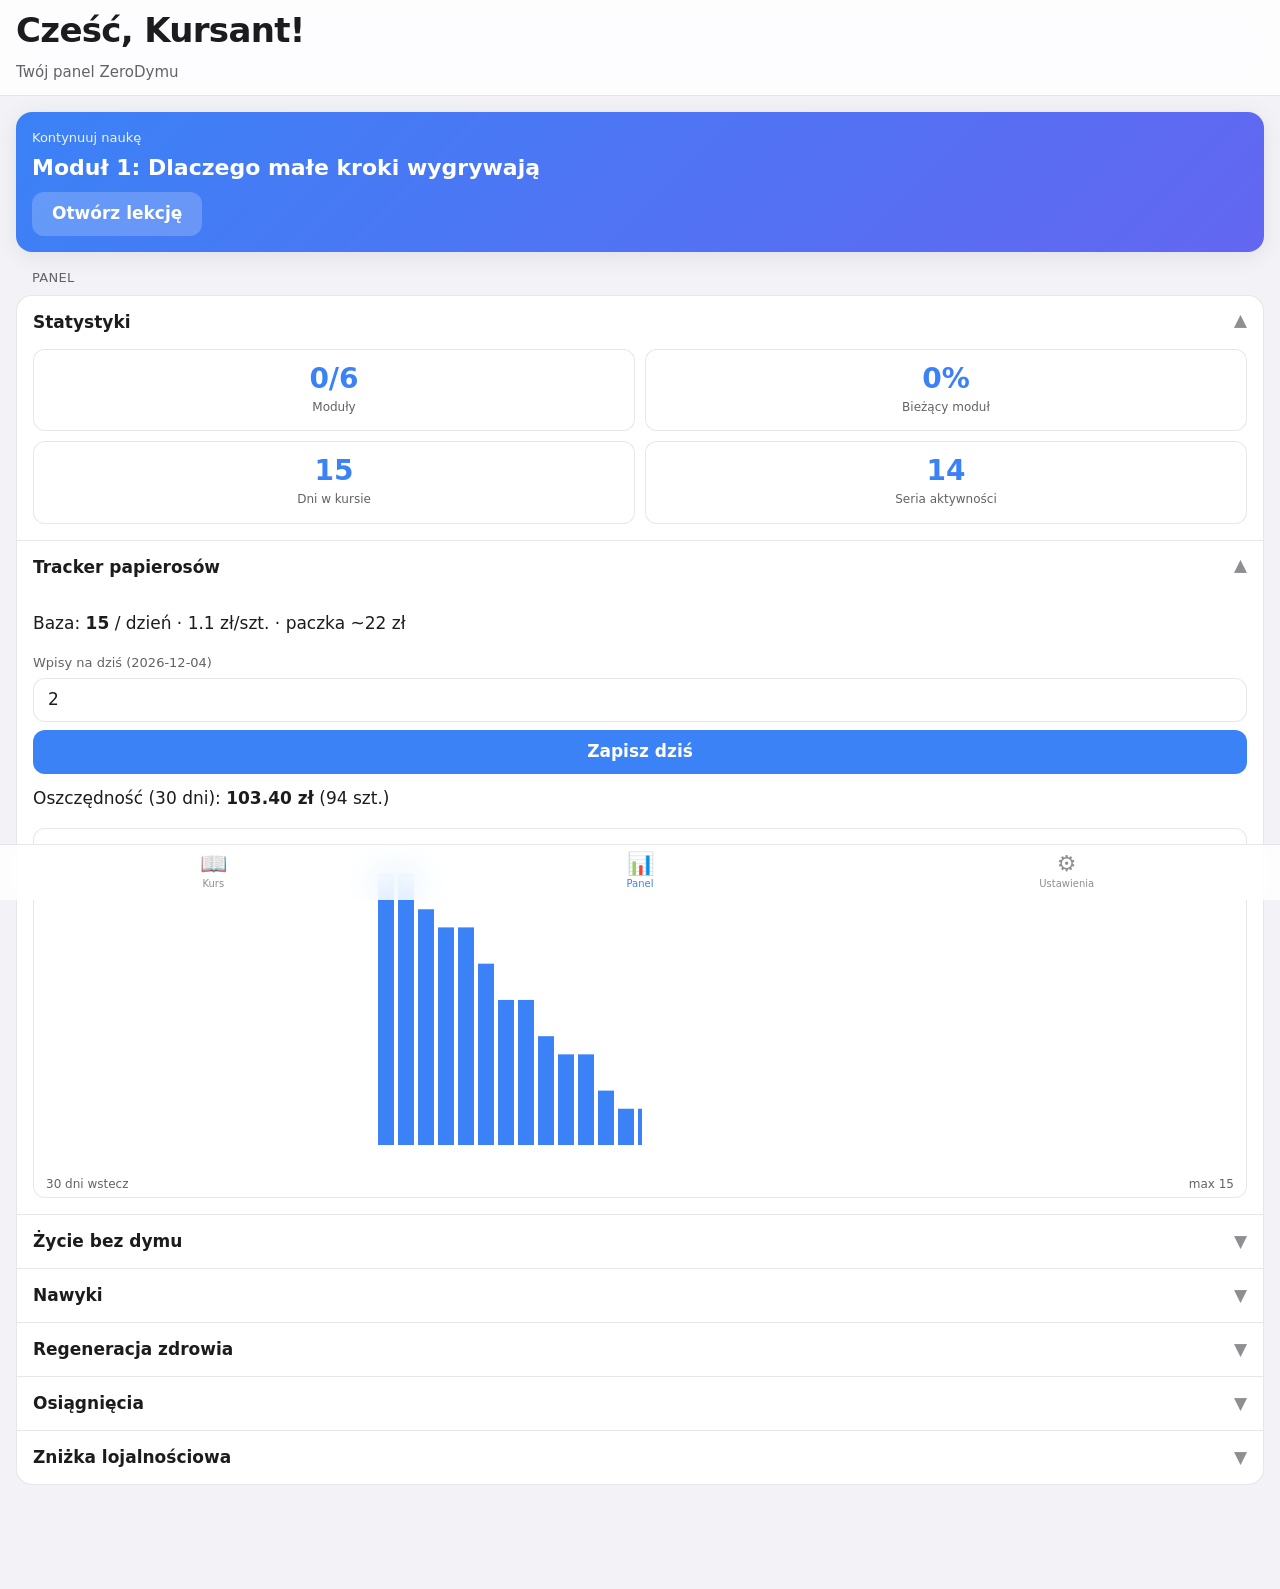
<file: index.html>
<!DOCTYPE html>
<html lang="pl" data-theme="system">
  <head>
    <meta charset="UTF-8" />
    <meta
      name="viewport"
      content="width=device-width, initial-scale=1, maximum-scale=1, viewport-fit=cover"
    />
    <meta name="apple-mobile-web-app-capable" content="yes" />
    <meta name="apple-mobile-web-app-status-bar-style" content="default" />
    <meta name="theme-color" content="#3b82f6" />
    <title>ZeroDymu</title>
    <link rel="stylesheet" href="css/tokens.css" />
    <link rel="stylesheet" href="css/components.css" />
    <link rel="stylesheet" href="css/screens.css" />
  </head>
  <body>
    <div id="app" aria-live="polite"></div>

    <script src="js/data/course.js" defer></script>
    <script src="js/logic/progress.js" defer></script>
    <script src="js/logic/quiz.js" defer></script>
    <script src="js/logic/streak.js" defer></script>
    <script src="js/logic/cigarettes.js" defer></script>
    <script src="js/logic/discount.js" defer></script>
    <script src="js/logic/achievements.js" defer></script>
    <script src="js/store.js" defer></script>
    <script src="js/render.js" defer></script>
    <script src="js/router.js" defer></script>
    <script src="js/views/quiz.js" defer></script>
    <script src="js/views/course.js" defer></script>
    <script src="js/views/dashboard.js" defer></script>
    <script src="js/views/settings.js" defer></script>
    <script src="js/app.js" defer></script>
  </body>
</html>
</file>
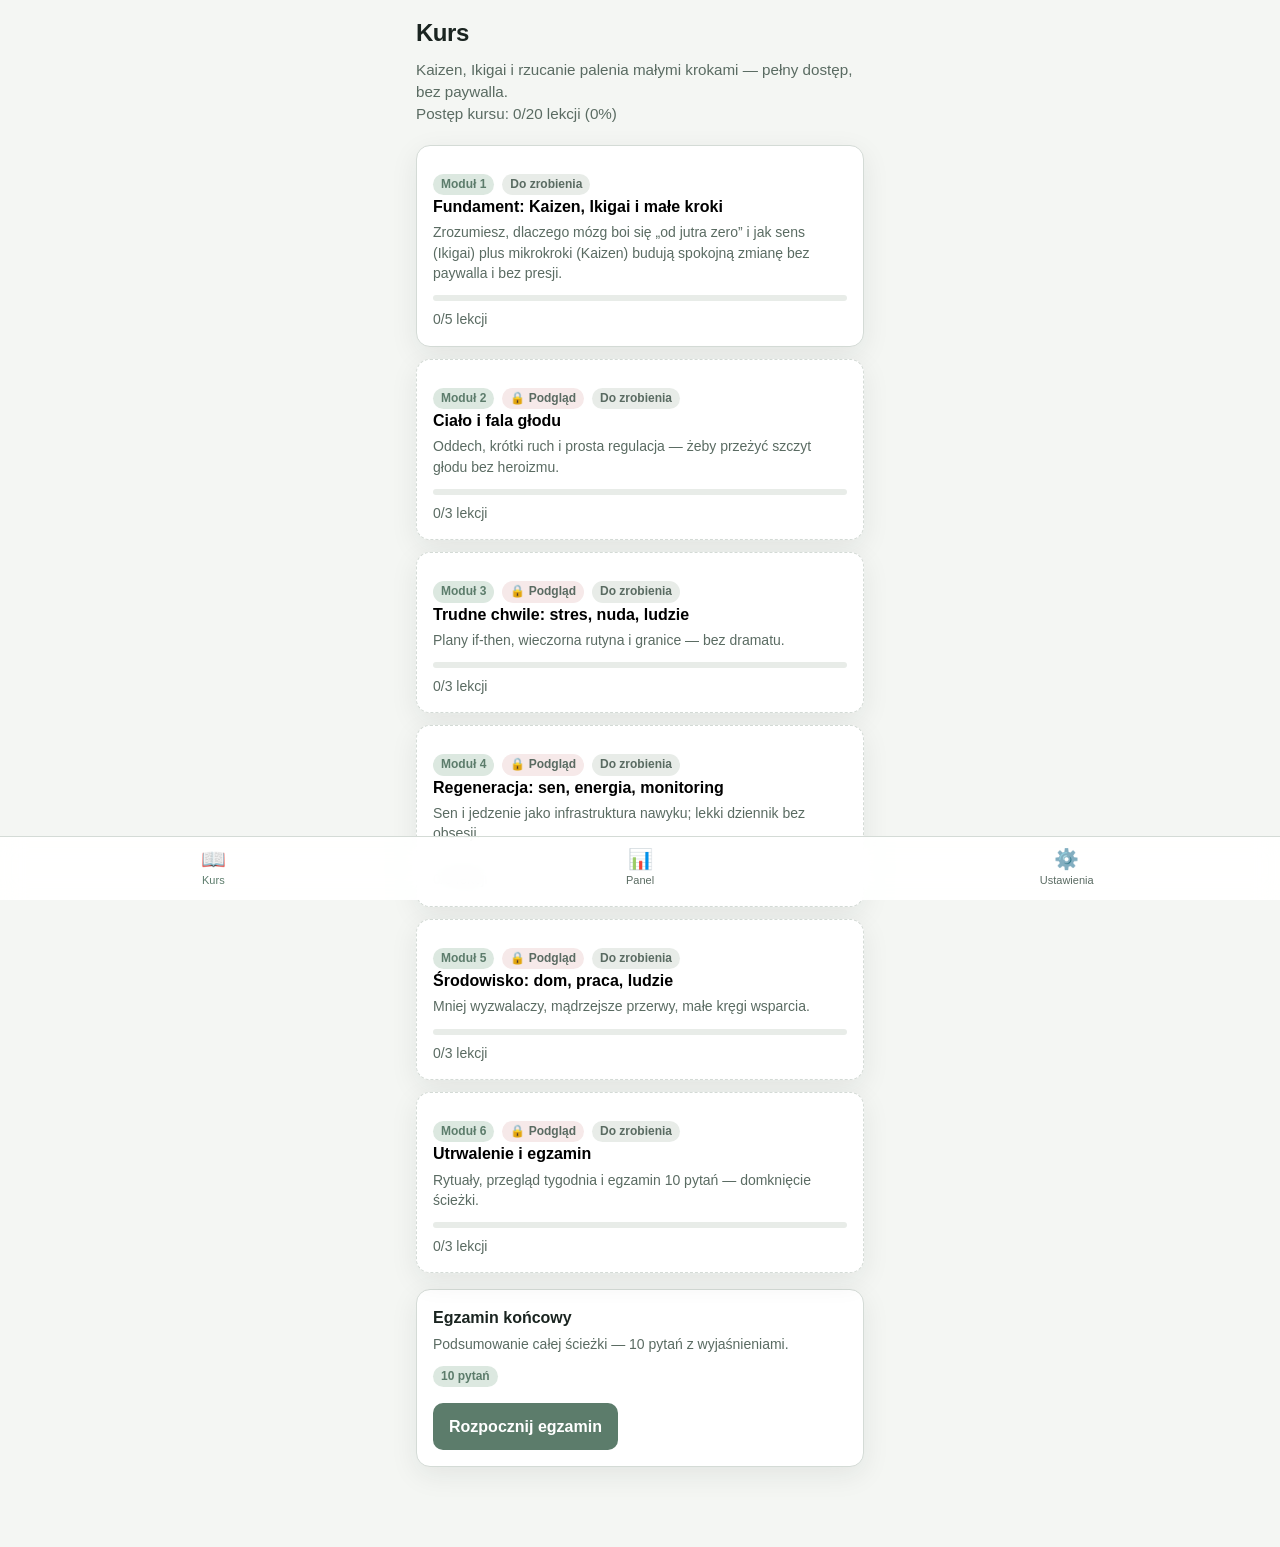
<file: composer2/index.html>
<!DOCTYPE html>
<html lang="pl" data-theme="system">
  <head>
    <meta charset="UTF-8" />
    <meta
      name="viewport"
      content="width=device-width, initial-scale=1, viewport-fit=cover"
    />
    <meta name="apple-mobile-web-app-capable" content="yes" />
    <meta name="theme-color" content="#5c7c6b" />
    <title>ZeroDymu</title>
    <link rel="stylesheet" href="./css/tokens.css" />
    <link rel="stylesheet" href="./css/components.css" />
    <link rel="stylesheet" href="./css/screens.css" />
  </head>
  <body>
    <div id="root" class="app-shell" aria-live="polite"></div>
    <nav id="tabbar" class="tabbar" aria-label="Główne zakładki"></nav>
    <script type="module" src="./js/main.js"></script>
  </body>
</html>
</file>
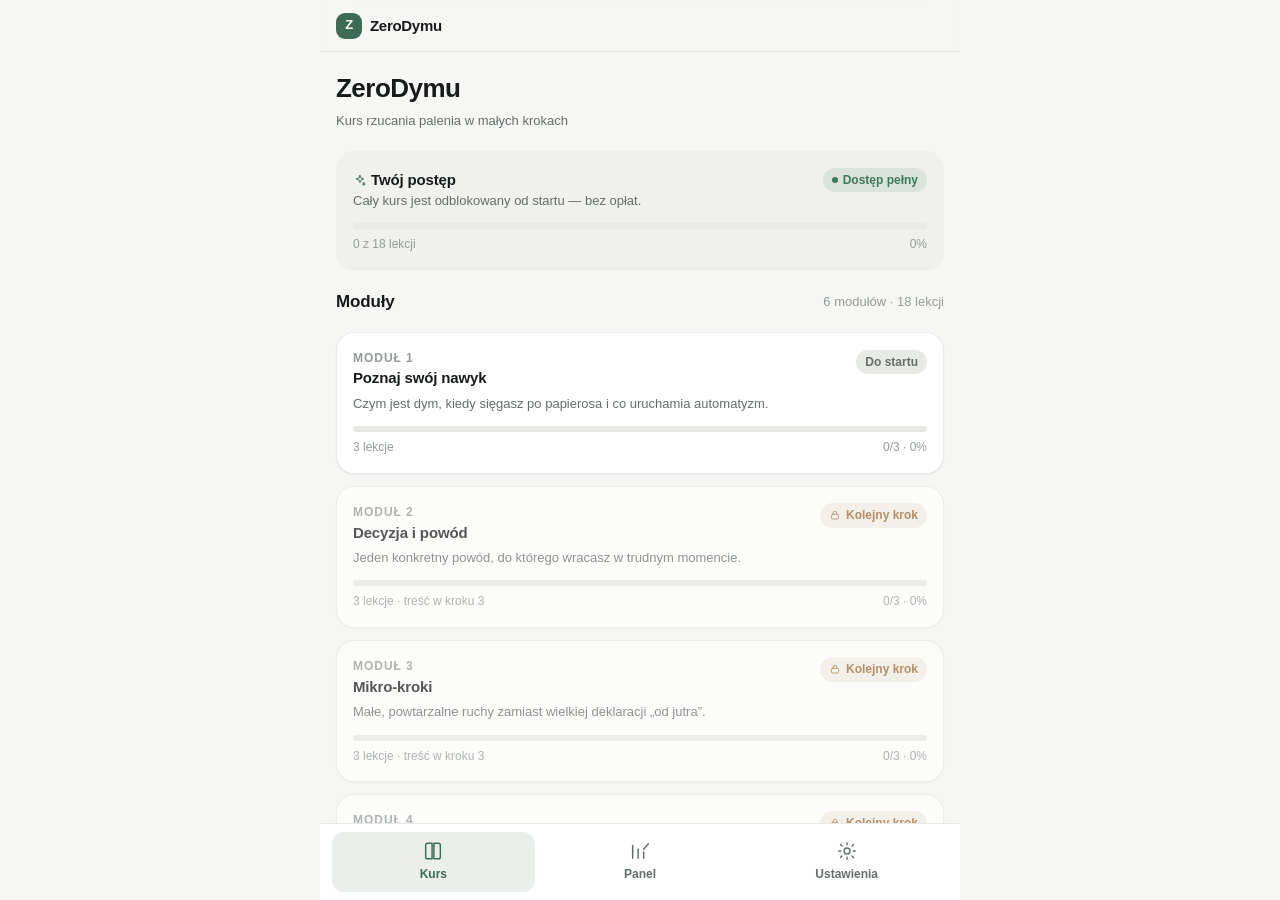
<file: deepseek/index.html>
<!DOCTYPE html>
<html lang="pl" data-theme="system">
  <head>
    <meta charset="UTF-8" />
    <meta
      name="viewport"
      content="width=device-width, initial-scale=1, viewport-fit=cover"
    />
    <meta name="color-scheme" content="light dark" />
    <meta name="apple-mobile-web-app-capable" content="yes" />
    <meta name="apple-mobile-web-app-status-bar-style" content="default" />
    <meta name="theme-color" content="#f6f6f4" />
    <meta
      name="description"
      content="ZeroDymu — prototyp kursu rzucania palenia. Podgląd kroku 1."
    />
    <title>ZeroDymu</title>
    <link rel="stylesheet" href="./css/tokens.css" />
    <link rel="stylesheet" href="./css/base.css" />
    <link rel="stylesheet" href="./css/components.css" />
    <link rel="stylesheet" href="./css/screens.css" />
  </head>
  <body>
    <a class="skip-link" href="#main">Przejdź do treści</a>
    <div class="app">
      <header class="app__bar" id="appbar"></header>
      <main class="app__main" id="main" tabindex="-1"></main>
      <nav class="tabbar" id="tabbar" aria-label="Główne sekcje"></nav>
    </div>
    <script type="module" src="./js/app.js"></script>
  </body>
</html>
</file>
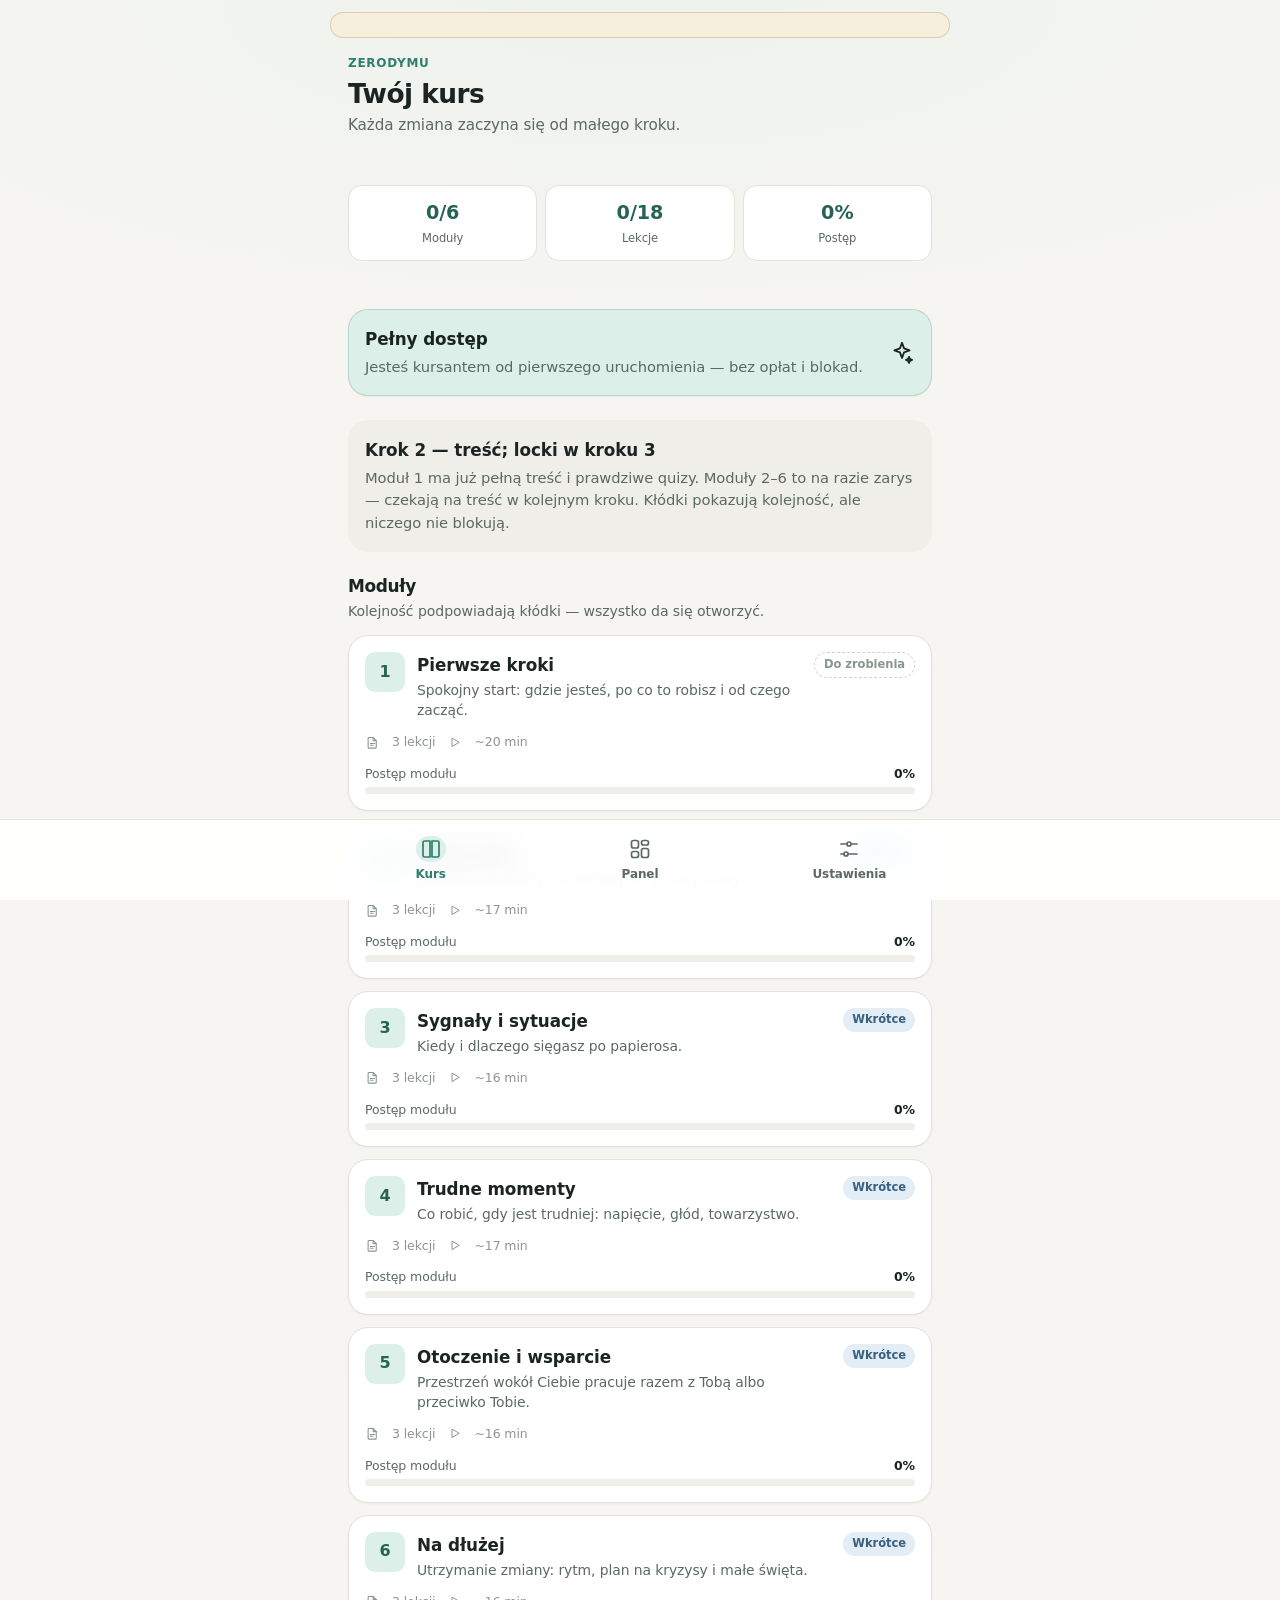
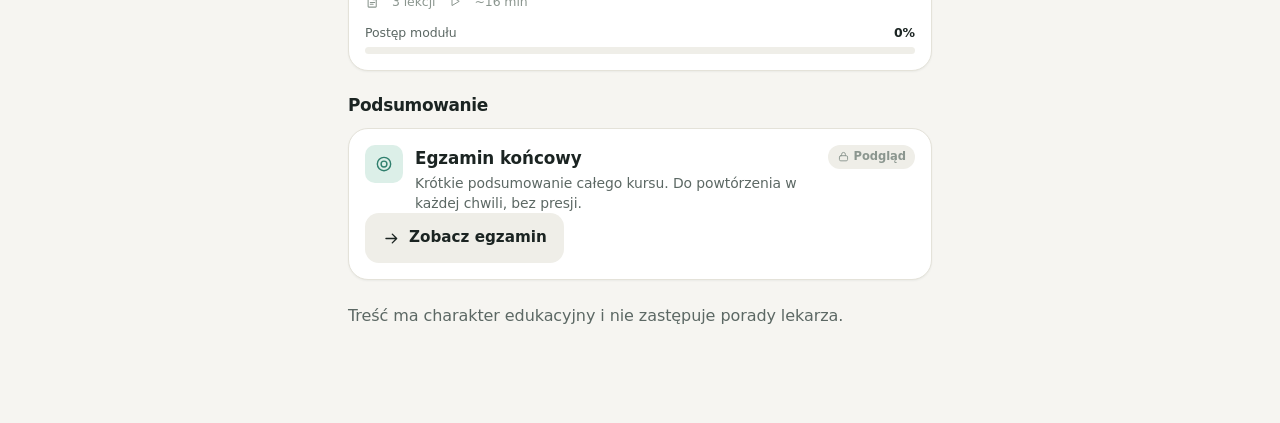
<file: deepseek2/index.html>
<!doctype html>
<html lang="pl" data-theme="light">
<head>
  <meta charset="utf-8">
  <meta name="viewport" content="width=device-width, initial-scale=1, viewport-fit=cover">
  <title>ZeroDymu</title>
  <meta name="description" content="ZeroDymu — spokojny kurs i panel wspierający życie bez dymu. Prototyp (krok 1).">
  <meta name="color-scheme" content="light dark">
  <meta name="theme-color" content="#f6f5f1">
  <meta name="apple-mobile-web-app-capable" content="yes">
  <meta name="mobile-web-app-capable" content="yes">
  <meta name="apple-mobile-web-app-title" content="ZeroDymu">
  <meta name="apple-mobile-web-app-status-bar-style" content="default">
  <link rel="icon" href="./assets/icon.svg" type="image/svg+xml">

  <!-- Motyw ustawiany przed pierwszym renderem, żeby nie było mignięcia.
       Klucz localStorage MUSI się zgadzać z js/model.js (STORAGE_KEY). -->
  <script>
    (function () {
      try {
        var pref = 'system';
        var raw = localStorage.getItem('zerodymu:deepseek2:data');
        if (raw) {
          var parsed = JSON.parse(raw);
          if (parsed && parsed.settings && parsed.settings.theme) pref = parsed.settings.theme;
        }
        var dark = pref === 'dark' ||
          (pref !== 'light' && window.matchMedia && matchMedia('(prefers-color-scheme: dark)').matches);
        document.documentElement.dataset.theme = dark ? 'dark' : 'light';
        if (dark) document.querySelector('meta[name="theme-color"]').content = '#0d1312';
      } catch (e) {
        /* brak localStorage albo uszkodzone dane — zostaje motyw domyślny */
      }
    })();
  </script>

  <link rel="stylesheet" href="./css/tokens.css">
  <link rel="stylesheet" href="./css/base.css">
  <link rel="stylesheet" href="./css/components.css">
  <link rel="stylesheet" href="./css/screens.css">
</head>
<body>
  <a class="skip-link" href="#view">Przejdź do treści</a>

  <div class="app">
    <div class="banner" id="banner" role="status" hidden></div>

    <main class="view" id="view" tabindex="-1">
      <div class="state state--loading" role="status" aria-live="polite">
        <span class="sr-only">Ładowanie aplikacji…</span>
        <div class="skeleton skeleton--title"></div>
        <div class="skeleton skeleton--card"></div>
        <div class="skeleton skeleton--card"></div>
      </div>
      <noscript>
        <div class="state state--error">
          <h1 class="state__title">Potrzebny jest JavaScript</h1>
          <p class="state__text">ZeroDymu działa w przeglądarce i wymaga włączonego JavaScriptu.</p>
        </div>
      </noscript>
    </main>

    <nav class="tabbar" aria-label="Główna nawigacja">
      <div class="tabbar__inner">
        <a class="tab" href="#/kurs" data-tab="kurs">
          <span class="tab__icon" aria-hidden="true">
            <svg viewBox="0 0 24 24" width="24" height="24" fill="none" stroke="currentColor" stroke-width="1.7" stroke-linecap="round" stroke-linejoin="round"><path d="M4 5.5A1.5 1.5 0 0 1 5.5 4H11v16H5.5A1.5 1.5 0 0 1 4 18.5z"/><path d="M20 5.5A1.5 1.5 0 0 0 18.5 4H13v16h5.5A1.5 1.5 0 0 0 20 18.5z"/></svg>
          </span>
          <span class="tab__label">Kurs</span>
        </a>
        <a class="tab" href="#/panel" data-tab="panel">
          <span class="tab__icon" aria-hidden="true">
            <svg viewBox="0 0 24 24" width="24" height="24" fill="none" stroke="currentColor" stroke-width="1.7" stroke-linecap="round" stroke-linejoin="round"><rect x="3.5" y="3.5" width="7" height="7.5" rx="2"/><rect x="13.5" y="3.5" width="7" height="4.5" rx="2"/><rect x="13.5" y="11.5" width="7" height="9" rx="2"/><rect x="3.5" y="14.5" width="7" height="6" rx="2"/></svg>
          </span>
          <span class="tab__label">Panel</span>
        </a>
        <a class="tab" href="#/ustawienia" data-tab="ustawienia">
          <span class="tab__icon" aria-hidden="true">
            <svg viewBox="0 0 24 24" width="24" height="24" fill="none" stroke="currentColor" stroke-width="1.7" stroke-linecap="round" stroke-linejoin="round"><path d="M4 7h6M14 7h6M4 17h3M11 17h9"/><circle cx="12" cy="7" r="2"/><circle cx="9" cy="17" r="2"/></svg>
          </span>
          <span class="tab__label">Ustawienia</span>
        </a>
      </div>
    </nav>
  </div>

  <script type="module" src="./js/main.js"></script>
</body>
</html>
</file>
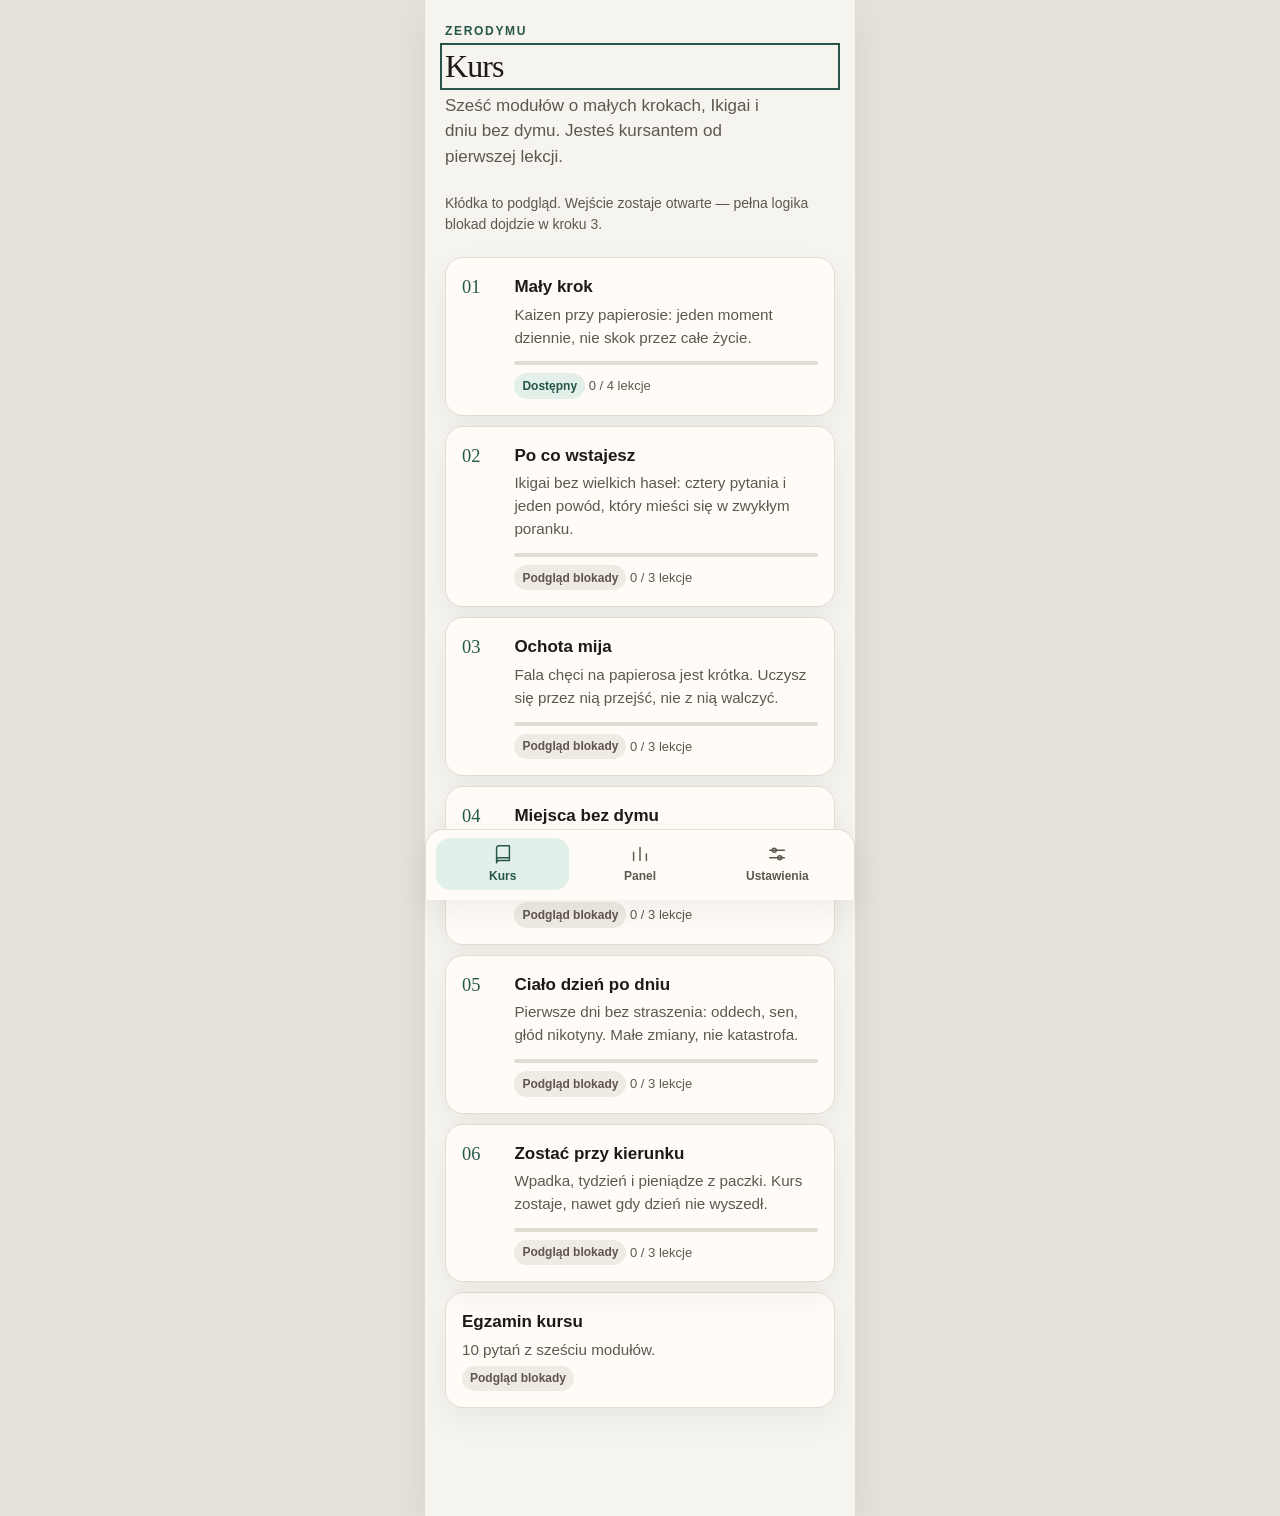
<file: grok/index.html>
<!DOCTYPE html>
<html lang="pl">
  <head>
    <meta charset="utf-8" />
    <meta name="viewport" content="width=device-width, initial-scale=1, viewport-fit=cover" />
    <meta name="theme-color" content="#f6f4ef" />
    <meta name="color-scheme" content="light dark" />
    <meta name="apple-mobile-web-app-capable" content="yes" />
    <meta name="mobile-web-app-capable" content="yes" />
    <title>ZeroDymu</title>
    <script>
      try {
        var raw = localStorage.getItem("zerodymu-grok-v1");
        var theme = raw ? JSON.parse(raw).settings.theme : "system";
        if (theme === "light" || theme === "dark") {
          document.documentElement.dataset.theme = theme;
        }
      } catch (err) {}
    </script>
    <link rel="stylesheet" href="./css/app.css?v=2" />
  </head>
  <body>
    <div id="app" class="app">
      <section class="state" aria-live="polite">
        <p class="state-kicker">ZeroDymu</p>
        <h1>Wczytuję kurs</h1>
        <p>Chwila.</p>
        <div class="loading-bar" aria-hidden="true"></div>
      </section>
    </div>
    <script type="module" src="./js/main.js?v=2"></script>
  </body>
</html>
</file>
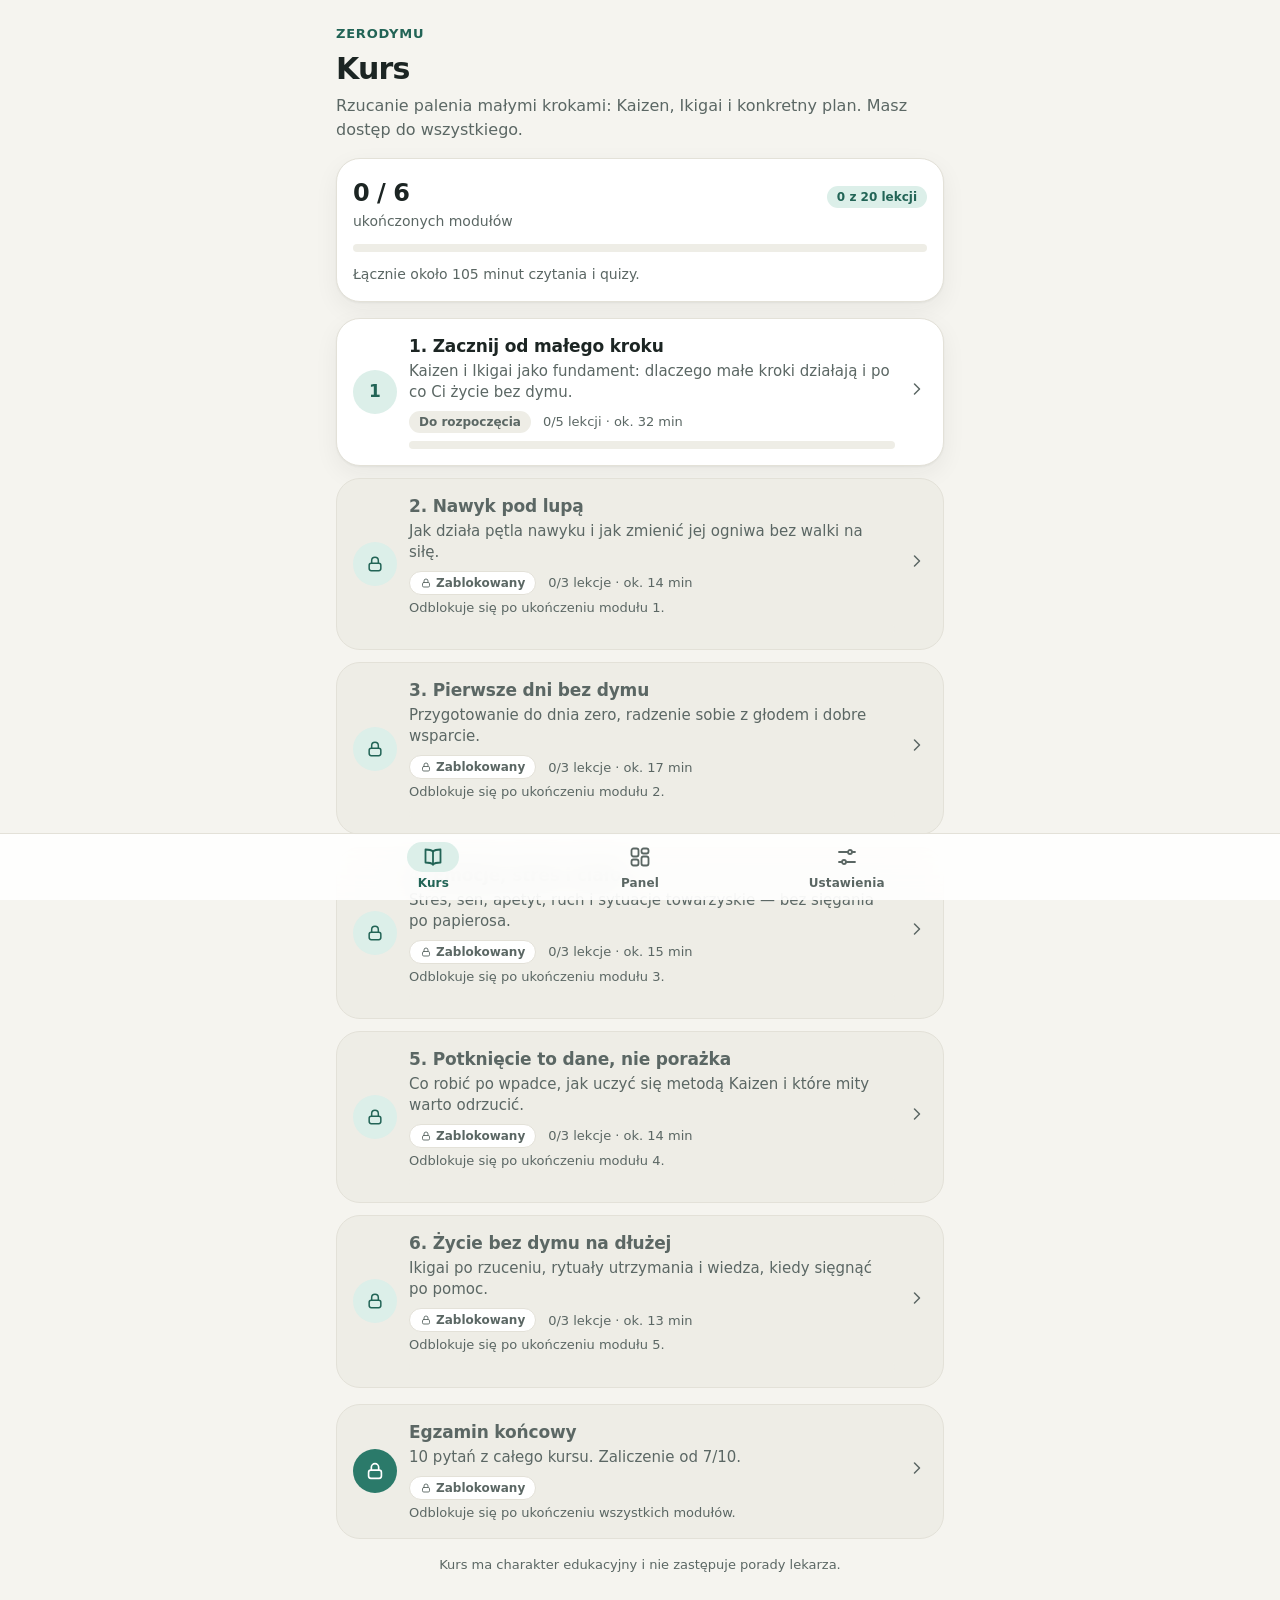
<file: sonnet/index.html>
<!doctype html>
<html lang="pl" data-theme="light">
<head>
  <meta charset="utf-8">
  <meta name="viewport" content="width=device-width, initial-scale=1, viewport-fit=cover">
  <title>ZeroDymu</title>
  <meta name="description" content="ZeroDymu — spokojny kurs i panel wspierający życie bez dymu. Prototyp.">
  <meta name="color-scheme" content="light dark">
  <meta name="theme-color" content="#f5f4ef">
  <meta name="apple-mobile-web-app-capable" content="yes">
  <meta name="mobile-web-app-capable" content="yes">
  <meta name="apple-mobile-web-app-title" content="ZeroDymu">
  <meta name="apple-mobile-web-app-status-bar-style" content="default">
  <link rel="icon" href="./assets/icon.svg" type="image/svg+xml">

  <!-- Motyw przed pierwszym renderem (bez migotania). Klucz musi się zgadzać z js/model.js. -->
  <script>
    (function () {
      try {
        var raw = localStorage.getItem('zerodymu:sonnet:data');
        var pref = raw && JSON.parse(raw).settings.theme;
        var dark = pref === 'dark' ||
          (pref !== 'light' && window.matchMedia && matchMedia('(prefers-color-scheme: dark)').matches);
        document.documentElement.dataset.theme = dark ? 'dark' : 'light';
        if (dark) document.querySelector('meta[name="theme-color"]').content = '#0e1413';
      } catch (e) {
        /* brak localStorage lub uszkodzone dane — zostaje motyw domyślny */
      }
    })();
  </script>

  <link rel="stylesheet" href="./css/tokens.css">
  <link rel="stylesheet" href="./css/base.css">
  <link rel="stylesheet" href="./css/components.css">
  <link rel="stylesheet" href="./css/screens.css">
</head>
<body>
  <a class="skip-link" href="#view">Przejdź do treści</a>

  <div class="app">
    <div class="banner" id="banner" role="status" hidden></div>

    <main class="view" id="view" tabindex="-1">
      <div class="state state--loading" role="status">
        <span class="sr-only">Ładowanie aplikacji…</span>
        <div class="skeleton skeleton--title"></div>
        <div class="skeleton skeleton--card"></div>
        <div class="skeleton skeleton--card"></div>
      </div>
      <noscript>
        <div class="state state--error">
          <h1 class="state__title">Potrzebny jest JavaScript</h1>
          <p class="state__text">ZeroDymu działa w przeglądarce i wymaga włączonego JavaScriptu.</p>
        </div>
      </noscript>
    </main>

    <nav class="tabbar" aria-label="Główna nawigacja">
      <div class="tabbar__inner">
        <a class="tab" href="#/kurs" data-tab="kurs">
          <span class="tab__icon" aria-hidden="true">
            <svg viewBox="0 0 24 24" width="24" height="24"><path d="M12 6.5C10.5 5 8 4.5 4.5 4.5v13c3.5 0 6 .5 7.5 2 1.5-1.5 4-2 7.5-2v-13C16 4.5 13.5 5 12 6.5z"/><path d="M12 6.5v13"/></svg>
          </span>
          <span class="tab__label">Kurs</span>
        </a>
        <a class="tab" href="#/panel" data-tab="panel">
          <span class="tab__icon" aria-hidden="true">
            <svg viewBox="0 0 24 24" width="24" height="24"><rect x="3.5" y="3.5" width="7" height="8" rx="2"/><rect x="13.5" y="3.5" width="7" height="5" rx="2"/><rect x="13.5" y="11.5" width="7" height="9" rx="2"/><rect x="3.5" y="14.5" width="7" height="6" rx="2"/></svg>
          </span>
          <span class="tab__label">Panel</span>
        </a>
        <a class="tab" href="#/ustawienia" data-tab="ustawienia">
          <span class="tab__icon" aria-hidden="true">
            <svg viewBox="0 0 24 24" width="24" height="24"><path d="M4 7h9M17 7h3M4 17h3M11 17h9"/><circle cx="15" cy="7" r="2"/><circle cx="9" cy="17" r="2"/></svg>
          </span>
          <span class="tab__label">Ustawienia</span>
        </a>
      </div>
    </nav>
  </div>

  <script type="module" src="./js/main.js"></script>
</body>
</html>
</file>
<file: css/tokens.css>
:root {
  --primary: #3b82f6;
  --primary-hover: #2563eb;
  --primary-muted: rgba(59, 130, 246, 0.12);
  --success: #22c55e;
  --success-muted: rgba(34, 197, 94, 0.12);
  --warning: #f59e0b;
  --danger: #ef4444;
  --danger-muted: rgba(239, 68, 68, 0.12);

  --radius-sm: 12px;
  --radius-md: 16px;
  --radius-lg: 20px;
  --radius-pill: 999px;

  --font: -apple-system, BlinkMacSystemFont, "SF Pro Text", "Segoe UI", system-ui, sans-serif;
  --touch-min: 44px;
  --transition: 180ms ease;
  --shadow-sm: 0 1px 2px rgba(0, 0, 0, 0.06), 0 4px 12px rgba(0, 0, 0, 0.04);
  --shadow-md: 0 4px 24px rgba(0, 0, 0, 0.08);

  --safe-top: env(safe-area-inset-top, 0px);
  --safe-bottom: env(safe-area-inset-bottom, 0px);
  --tab-h: 56px;
  --header-h: 52px;
}

html[data-theme="light"],
html:not([data-theme]) {
  color-scheme: light;
  --bg: #f2f2f7;
  --bg-elevated: #ffffff;
  --bg-grouped: #ffffff;
  --text: #1c1c1e;
  --text-secondary: #636366;
  --text-tertiary: #8e8e93;
  --separator: rgba(60, 60, 67, 0.12);
  --glass: rgba(255, 255, 255, 0.82);
  --overlay: rgba(0, 0, 0, 0.4);
}

html[data-theme="dark"] {
  color-scheme: dark;
  --bg: #000000;
  --bg-elevated: #1c1c1e;
  --bg-grouped: #2c2c2e;
  --text: #f5f5f7;
  --text-secondary: #aeaeb2;
  --text-tertiary: #636366;
  --separator: rgba(84, 84, 88, 0.65);
  --glass: rgba(28, 28, 30, 0.88);
  --overlay: rgba(0, 0, 0, 0.55);
}

@media (prefers-color-scheme: dark) {
  html[data-theme="system"] {
    color-scheme: dark;
    --bg: #000000;
    --bg-elevated: #1c1c1e;
    --bg-grouped: #2c2c2e;
    --text: #f5f5f7;
    --text-secondary: #aeaeb2;
    --text-tertiary: #636366;
    --separator: rgba(84, 84, 88, 0.65);
    --glass: rgba(28, 28, 30, 0.88);
    --overlay: rgba(0, 0, 0, 0.55);
  }
}

@media (prefers-color-scheme: light) {
  html[data-theme="system"] {
    color-scheme: light;
    --bg: #f2f2f7;
    --bg-elevated: #ffffff;
    --bg-grouped: #ffffff;
    --text: #1c1c1e;
    --text-secondary: #636366;
    --text-tertiary: #8e8e93;
    --separator: rgba(60, 60, 67, 0.12);
    --glass: rgba(255, 255, 255, 0.82);
    --overlay: rgba(0, 0, 0, 0.4);
  }
}

*,
*::before,
*::after {
  box-sizing: border-box;
}

html {
  -webkit-text-size-adjust: 100%;
  -webkit-tap-highlight-color: transparent;
}

body {
  margin: 0;
  font-family: var(--font);
  font-size: 17px;
  line-height: 1.47;
  color: var(--text);
  background: var(--bg);
  min-height: 100dvh;
  overflow-x: hidden;
}

button,
input,
select {
  font: inherit;
  color: inherit;
}

a {
  color: var(--primary);
  text-decoration: none;
}
</file>
<file: css/components.css>
.app-shell {
  display: flex;
  flex-direction: column;
  min-height: 100dvh;
  padding-top: var(--safe-top);
  padding-bottom: calc(var(--tab-h) + var(--safe-bottom));
}

.app-main {
  flex: 1;
  overflow-y: auto;
  -webkit-overflow-scrolling: touch;
}

.nav-header {
  position: sticky;
  top: 0;
  z-index: 20;
  display: flex;
  align-items: center;
  gap: 8px;
  min-height: var(--header-h);
  padding: 8px 16px;
  background: var(--glass);
  backdrop-filter: saturate(180%) blur(20px);
  -webkit-backdrop-filter: saturate(180%) blur(20px);
  border-bottom: 1px solid var(--separator);
}

.nav-header--large {
  flex-direction: column;
  align-items: stretch;
  padding-bottom: 12px;
}

.nav-header__row {
  display: flex;
  align-items: center;
  gap: 8px;
  width: 100%;
}

.nav-back {
  display: flex;
  align-items: center;
  justify-content: center;
  min-width: var(--touch-min);
  min-height: var(--touch-min);
  margin: -8px;
  padding: 8px;
  border: none;
  background: transparent;
  color: var(--primary);
  border-radius: var(--radius-sm);
  cursor: pointer;
  transition: transform var(--transition), opacity var(--transition);
}

.nav-back:active {
  transform: scale(0.96);
  opacity: 0.7;
}

.nav-title {
  flex: 1;
  font-size: 17px;
  font-weight: 600;
  text-align: center;
  margin: 0;
  white-space: nowrap;
  overflow: hidden;
  text-overflow: ellipsis;
}

.nav-title--large {
  font-size: 34px;
  font-weight: 700;
  letter-spacing: -0.02em;
  text-align: left;
  line-height: 1.1;
  margin-top: 4px;
}

.nav-subtitle {
  font-size: 15px;
  color: var(--text-secondary);
  margin: 4px 0 0;
}

.screen-padding {
  padding: 16px 16px 24px;
}

.tab-bar {
  position: fixed;
  bottom: 0;
  left: 0;
  right: 0;
  z-index: 30;
  display: flex;
  justify-content: space-around;
  align-items: stretch;
  min-height: var(--tab-h);
  padding-bottom: var(--safe-bottom);
  background: var(--glass);
  backdrop-filter: saturate(180%) blur(20px);
  -webkit-backdrop-filter: saturate(180%) blur(20px);
  border-top: 1px solid var(--separator);
}

.tab-bar__item {
  flex: 1;
  display: flex;
  flex-direction: column;
  align-items: center;
  justify-content: center;
  gap: 2px;
  min-height: var(--touch-min);
  padding: 6px 4px;
  border: none;
  background: transparent;
  color: var(--text-tertiary);
  font-size: 10px;
  font-weight: 500;
  cursor: pointer;
  transition: color var(--transition), transform var(--transition);
}

.tab-bar__item:active {
  transform: scale(0.95);
}

.tab-bar__item.is-active {
  color: var(--primary);
}

.tab-bar__icon {
  font-size: 22px;
  line-height: 1;
}

.card {
  background: var(--bg-elevated);
  border-radius: var(--radius-md);
  border: 1px solid var(--separator);
  box-shadow: var(--shadow-sm);
  overflow: hidden;
}

.card--interactive {
  cursor: pointer;
  transition: transform var(--transition), box-shadow var(--transition);
}

.card--interactive:active {
  transform: scale(0.98);
}

.card__body {
  padding: 16px;
}

.btn {
  display: inline-flex;
  align-items: center;
  justify-content: center;
  gap: 8px;
  min-height: var(--touch-min);
  padding: 0 20px;
  border: none;
  border-radius: var(--radius-sm);
  font-size: 17px;
  font-weight: 600;
  cursor: pointer;
  transition: transform var(--transition), background var(--transition), opacity var(--transition);
}

.btn:active {
  transform: scale(0.98);
}

.btn--primary {
  background: var(--primary);
  color: #fff;
}

.btn--primary:disabled {
  opacity: 0.45;
  cursor: not-allowed;
  transform: none;
}

.btn--secondary {
  background: var(--primary-muted);
  color: var(--primary);
}

.btn--ghost {
  background: transparent;
  color: var(--primary);
}

.btn--block {
  display: flex;
  width: 100%;
}

.badge {
  display: inline-flex;
  align-items: center;
  padding: 4px 10px;
  border-radius: var(--radius-pill);
  font-size: 12px;
  font-weight: 600;
}

.badge--locked {
  background: var(--separator);
  color: var(--text-secondary);
}

.badge--progress {
  background: var(--primary-muted);
  color: var(--primary);
}

.badge--done {
  background: var(--success-muted);
  color: var(--success);
}

.progress-bar {
  height: 6px;
  background: var(--separator);
  border-radius: var(--radius-pill);
  overflow: hidden;
}

.progress-bar__fill {
  height: 100%;
  background: var(--primary);
  border-radius: var(--radius-pill);
  transition: width 300ms ease;
}

.grouped-section {
  margin-bottom: 24px;
}

.grouped-section__title {
  font-size: 13px;
  font-weight: 400;
  color: var(--text-secondary);
  text-transform: uppercase;
  letter-spacing: 0.02em;
  margin: 0 0 8px 16px;
}

.accordion {
  border-radius: var(--radius-md);
  overflow: hidden;
  border: 1px solid var(--separator);
  background: var(--bg-grouped);
}

.accordion__item {
  border-bottom: 1px solid var(--separator);
}

.accordion__item:last-child {
  border-bottom: none;
}

.accordion__trigger {
  display: flex;
  align-items: center;
  justify-content: space-between;
  width: 100%;
  min-height: var(--touch-min);
  padding: 14px 16px;
  border: none;
  background: transparent;
  text-align: left;
  font-size: 17px;
  font-weight: 600;
  cursor: pointer;
  transition: background var(--transition);
}

.accordion__trigger:active {
  background: var(--separator);
}

.accordion__chevron {
  color: var(--text-tertiary);
  transition: transform var(--transition);
}

.accordion__item.is-open .accordion__chevron {
  transform: rotate(180deg);
}

.accordion__panel {
  display: none;
  padding: 0 16px 16px;
}

.accordion__item.is-open .accordion__panel {
  display: block;
}

.quiz-option {
  display: flex;
  align-items: flex-start;
  gap: 12px;
  width: 100%;
  min-height: var(--touch-min);
  padding: 14px 16px;
  margin-bottom: 8px;
  border: 1px solid var(--separator);
  border-radius: var(--radius-sm);
  background: var(--bg-elevated);
  text-align: left;
  cursor: pointer;
  transition: border-color var(--transition), background var(--transition), transform var(--transition);
}

.quiz-option:active {
  transform: scale(0.99);
}

.quiz-option.is-selected {
  border-color: var(--primary);
  background: var(--primary-muted);
}

.quiz-option.is-correct {
  border-color: var(--success);
  background: var(--success-muted);
}

.quiz-option.is-wrong {
  border-color: var(--danger);
  background: var(--danger-muted);
}

.skeleton {
  background: linear-gradient(90deg, var(--separator) 25%, transparent 50%, var(--separator) 75%);
  background-size: 200% 100%;
  animation: shimmer 1.2s infinite;
  border-radius: var(--radius-sm);
}

@keyframes shimmer {
  0% {
    background-position: 200% 0;
  }
  100% {
    background-position: -200% 0;
  }
}

.empty-state {
  text-align: center;
  padding: 32px 16px;
  color: var(--text-secondary);
}

.empty-state__icon {
  font-size: 40px;
  margin-bottom: 8px;
}

.toast {
  position: fixed;
  left: 16px;
  right: 16px;
  bottom: calc(var(--tab-h) + var(--safe-bottom) + 12px);
  z-index: 50;
  padding: 14px 16px;
  background: var(--bg-elevated);
  border: 1px solid var(--separator);
  border-radius: var(--radius-md);
  box-shadow: var(--shadow-md);
  font-size: 15px;
  animation: slideUp 250ms ease;
}

@keyframes slideUp {
  from {
    opacity: 0;
    transform: translateY(12px);
  }
  to {
    opacity: 1;
    transform: translateY(0);
  }
}

.list-row {
  display: flex;
  align-items: center;
  gap: 12px;
  padding: 14px 16px;
  border-bottom: 1px solid var(--separator);
}

.list-row:last-child {
  border-bottom: none;
}

.list-row--locked {
  opacity: 0.55;
}

.list-row__icon {
  width: 36px;
  height: 36px;
  display: flex;
  align-items: center;
  justify-content: center;
  border-radius: 10px;
  background: var(--primary-muted);
  font-size: 18px;
  flex-shrink: 0;
}

.list-row__content {
  flex: 1;
  min-width: 0;
}

.list-row__title {
  font-weight: 600;
  margin: 0;
  font-size: 17px;
}

.list-row__meta {
  font-size: 13px;
  color: var(--text-secondary);
  margin: 2px 0 0;
}

.field-label {
  display: block;
  font-size: 13px;
  color: var(--text-secondary);
  margin-bottom: 6px;
}

.field-input {
  width: 100%;
  min-height: var(--touch-min);
  padding: 0 14px;
  border: 1px solid var(--separator);
  border-radius: var(--radius-sm);
  background: var(--bg-elevated);
}

.field-input:focus {
  outline: 2px solid var(--primary);
  outline-offset: 0;
}
</file>
<file: css/screens.css>
.stack {
  display: flex;
  flex-direction: column;
  gap: 12px;
}

.module-card {
  padding: 16px;
}

.module-card__header {
  display: flex;
  align-items: flex-start;
  justify-content: space-between;
  gap: 12px;
  margin-bottom: 10px;
}

.module-card__num {
  font-size: 13px;
  font-weight: 600;
  color: var(--primary);
}

.module-card__title {
  font-size: 20px;
  font-weight: 700;
  margin: 4px 0 6px;
  letter-spacing: -0.02em;
}

.module-card__desc {
  font-size: 15px;
  color: var(--text-secondary);
  margin: 0 0 12px;
  line-height: 1.45;
}

.cta-hero {
  background: linear-gradient(135deg, var(--primary) 0%, #6366f1 100%);
  color: #fff;
  border: none;
  box-shadow: var(--shadow-md);
}

.cta-hero .module-card__desc,
.cta-hero .nav-subtitle {
  color: rgba(255, 255, 255, 0.85);
}

.cta-hero .btn--secondary {
  background: rgba(255, 255, 255, 0.2);
  color: #fff;
}

.lesson-reader {
  max-width: 680px;
  margin: 0 auto;
}

.lesson-toc {
  padding: 14px 16px;
  margin-bottom: 16px;
  background: var(--bg-elevated);
  border-radius: var(--radius-md);
  border: 1px solid var(--separator);
}

.lesson-toc__title {
  font-size: 13px;
  font-weight: 600;
  color: var(--text-secondary);
  margin: 0 0 8px;
  text-transform: uppercase;
}

.lesson-toc ul {
  margin: 0;
  padding-left: 18px;
}

.lesson-toc a {
  font-size: 15px;
  line-height: 1.8;
}

.callout {
  padding: 16px;
  margin: 20px 0;
  border-radius: var(--radius-md);
  border-left: 4px solid var(--primary);
  background: var(--primary-muted);
}

.callout--task {
  border-left-color: var(--warning);
  background: rgba(245, 158, 11, 0.12);
}

.callout__label {
  font-size: 12px;
  font-weight: 700;
  text-transform: uppercase;
  letter-spacing: 0.04em;
  margin-bottom: 6px;
  color: var(--primary);
}

.callout--task .callout__label {
  color: var(--warning);
}

.lesson-content h2 {
  font-size: 22px;
  font-weight: 700;
  margin: 28px 0 12px;
  letter-spacing: -0.02em;
}

.lesson-content h3 {
  font-size: 18px;
  font-weight: 600;
  margin: 20px 0 8px;
}

.lesson-content p {
  margin: 0 0 14px;
  line-height: 1.58;
  color: var(--text);
}

.lesson-content ul,
.lesson-content ol {
  margin: 0 0 16px;
  padding-left: 22px;
  line-height: 1.55;
}

.stats-grid {
  display: grid;
  grid-template-columns: 1fr 1fr;
  gap: 10px;
}

.stat-tile {
  padding: 14px;
  text-align: center;
  background: var(--bg-elevated);
  border-radius: var(--radius-sm);
  border: 1px solid var(--separator);
}

.stat-tile__value {
  font-size: 28px;
  font-weight: 700;
  color: var(--primary);
  line-height: 1.1;
}

.stat-tile__label {
  font-size: 12px;
  color: var(--text-secondary);
  margin-top: 4px;
}

.chart-wrap {
  margin-top: 12px;
  padding: 12px 8px 4px;
  background: var(--bg-elevated);
  border-radius: var(--radius-sm);
  border: 1px solid var(--separator);
}

.chart-legend {
  display: flex;
  justify-content: space-between;
  font-size: 12px;
  color: var(--text-secondary);
  margin-top: 8px;
  padding: 0 4px;
}

.milestone-pills {
  display: flex;
  flex-wrap: wrap;
  gap: 8px;
  margin-top: 12px;
}

.milestone-pill {
  display: inline-flex;
  align-items: center;
  gap: 6px;
  padding: 8px 12px;
  border-radius: var(--radius-pill);
  font-size: 13px;
  font-weight: 600;
  border: 1px solid var(--separator);
  background: var(--bg-elevated);
  color: var(--text-secondary);
}

.milestone-pill.is-done {
  border-color: var(--success);
  background: var(--success-muted);
  color: var(--success);
}

.health-timeline {
  position: relative;
  padding-left: 20px;
  margin-top: 8px;
}

.health-timeline::before {
  content: "";
  position: absolute;
  left: 5px;
  top: 4px;
  bottom: 4px;
  width: 2px;
  background: var(--separator);
}

.health-step {
  position: relative;
  padding-bottom: 16px;
}

.health-step::before {
  content: "";
  position: absolute;
  left: -20px;
  top: 6px;
  width: 12px;
  height: 12px;
  border-radius: 50%;
  background: var(--separator);
  border: 2px solid var(--bg-grouped);
}

.health-step.is-done::before {
  background: var(--success);
}

.health-step__title {
  font-weight: 600;
  margin: 0 0 4px;
}

.health-step__desc {
  font-size: 14px;
  color: var(--text-secondary);
  margin: 0;
}

.achievement-row {
  display: flex;
  align-items: center;
  gap: 12px;
  padding: 10px 0;
  border-bottom: 1px solid var(--separator);
}

.achievement-row:last-child {
  border-bottom: none;
}

.achievement-row.is-unlocked .achievement-row__icon {
  filter: none;
  opacity: 1;
}

.achievement-row__icon {
  font-size: 28px;
  opacity: 0.35;
  filter: grayscale(1);
}

.discount-code {
  display: flex;
  align-items: center;
  justify-content: space-between;
  gap: 12px;
  padding: 14px;
  margin-top: 12px;
  background: var(--primary-muted);
  border-radius: var(--radius-sm);
  font-family: ui-monospace, monospace;
  font-weight: 600;
  font-size: 16px;
}

.habit-item {
  display: flex;
  align-items: center;
  gap: 12px;
  padding: 10px 0;
}

.habit-check {
  width: 28px;
  height: 28px;
  border-radius: 8px;
  border: 2px solid var(--separator);
  background: var(--bg-elevated);
  display: flex;
  align-items: center;
  justify-content: center;
  cursor: pointer;
  transition: background var(--transition), border-color var(--transition);
}

.habit-check.is-checked {
  background: var(--success);
  border-color: var(--success);
  color: #fff;
}

.quiz-result {
  padding: 14px;
  margin-top: 12px;
  border-radius: var(--radius-sm);
  font-size: 15px;
}

.quiz-result--ok {
  background: var(--success-muted);
  color: var(--success);
}

.quiz-result--fail {
  background: var(--danger-muted);
  color: var(--danger);
}

.settings-row {
  display: flex;
  align-items: center;
  justify-content: space-between;
  min-height: var(--touch-min);
  padding: 4px 0;
}

.segmented {
  display: flex;
  background: var(--separator);
  border-radius: var(--radius-sm);
  padding: 2px;
  gap: 2px;
}

.segmented__btn {
  flex: 1;
  min-height: 36px;
  padding: 0 8px;
  border: none;
  border-radius: 10px;
  background: transparent;
  font-size: 13px;
  font-weight: 600;
  color: var(--text-secondary);
  cursor: pointer;
}

.segmented__btn.is-active {
  background: var(--bg-elevated);
  color: var(--text);
  box-shadow: var(--shadow-sm);
}

.loading-screen {
  padding: 24px 16px;
}

.loading-screen .skeleton {
  height: 80px;
  margin-bottom: 12px;
}

.error-banner {
  padding: 16px;
  margin: 16px;
  background: var(--danger-muted);
  border-radius: var(--radius-md);
  color: var(--danger);
}
</file>
<file: composer2/css/tokens.css>
:root {
  --font-sans: "SF Pro Text", -apple-system, BlinkMacSystemFont, "Segoe UI", Roboto,
    "Helvetica Neue", Arial, sans-serif;

  --radius-sm: 10px;
  --radius-md: 14px;
  --radius-lg: 20px;

  --space-1: 4px;
  --space-2: 8px;
  --space-3: 12px;
  --space-4: 16px;
  --space-5: 20px;
  --space-6: 24px;
  --space-8: 32px;

  --tabbar-h: 64px;
  --safe-bottom: env(safe-area-inset-bottom, 0px);

  --ease: cubic-bezier(0.22, 1, 0.36, 1);
  --dur: 180ms;
}

[data-theme="light"],
:root:not([data-theme="dark"]) {
  color-scheme: light;
  --bg: #f4f6f3;
  --bg-elevated: #ffffff;
  --bg-muted: #e8ece8;
  --text: #1a2420;
  --text-muted: #5a6b62;
  --accent: #5c7c6b;
  --accent-soft: #dce8e0;
  --border: #d4dbd6;
  --danger: #b54a4a;
  --shadow: 0 8px 28px rgba(26, 36, 32, 0.08);
}

[data-theme="dark"] {
  color-scheme: dark;
  --bg: #121816;
  --bg-elevated: #1c2420;
  --bg-muted: #252e29;
  --text: #e8eeea;
  --text-muted: #9aa89f;
  --accent: #7fa892;
  --accent-soft: #2a3830;
  --border: #2f3a34;
  --danger: #e07a7a;
  --shadow: 0 10px 32px rgba(0, 0, 0, 0.35);
}

@media (prefers-color-scheme: dark) {
  :root[data-theme="system"] {
    color-scheme: dark;
    --bg: #121816;
    --bg-elevated: #1c2420;
    --bg-muted: #252e29;
    --text: #e8eeea;
    --text-muted: #9aa89f;
    --accent: #7fa892;
    --accent-soft: #2a3830;
    --border: #2f3a34;
    --danger: #e07a7a;
    --shadow: 0 10px 32px rgba(0, 0, 0, 0.35);
  }
}

@media (prefers-color-scheme: light) {
  :root[data-theme="system"] {
    color-scheme: light;
    --bg: #f4f6f3;
    --bg-elevated: #ffffff;
    --bg-muted: #e8ece8;
    --text: #1a2420;
    --text-muted: #5a6b62;
    --accent: #5c7c6b;
    --accent-soft: #dce8e0;
    --border: #d4dbd6;
    --danger: #b54a4a;
    --shadow: 0 8px 28px rgba(26, 36, 32, 0.08);
  }
}

*,
*::before,
*::after {
  box-sizing: border-box;
}

html,
body {
  margin: 0;
  height: 100%;
}

body {
  font-family: var(--font-sans);
  background: var(--bg);
  color: var(--text);
  -webkit-font-smoothing: antialiased;
  line-height: 1.45;
}

button,
input {
  font: inherit;
}
</file>
<file: composer2/css/components.css>
.app-shell {
  min-height: 100%;
  padding: var(--space-4);
  padding-bottom: calc(var(--tabbar-h) + var(--safe-bottom) + var(--space-4));
  max-width: 480px;
  margin: 0 auto;
}

.tabbar {
  position: fixed;
  left: 0;
  right: 0;
  bottom: 0;
  display: flex;
  justify-content: space-around;
  align-items: stretch;
  height: calc(var(--tabbar-h) + var(--safe-bottom));
  padding-bottom: var(--safe-bottom);
  background: color-mix(in srgb, var(--bg-elevated) 92%, transparent);
  backdrop-filter: blur(12px);
  border-top: 1px solid var(--border);
  z-index: 20;
}

.tabbar__btn {
  flex: 1;
  border: none;
  background: transparent;
  color: var(--text-muted);
  display: flex;
  flex-direction: column;
  align-items: center;
  justify-content: center;
  gap: var(--space-1);
  font-size: 11px;
  font-weight: 500;
  cursor: pointer;
  transition: color var(--dur) var(--ease);
}

.tabbar__btn[aria-current="page"] {
  color: var(--accent);
}

.tabbar__icon {
  font-size: 20px;
  line-height: 1;
}

.screen-header {
  margin-bottom: var(--space-5);
}

.screen-header h1 {
  margin: 0 0 var(--space-2);
  font-size: 1.5rem;
  font-weight: 650;
  letter-spacing: -0.02em;
}

.screen-header p {
  margin: 0;
  color: var(--text-muted);
  font-size: 0.95rem;
}

.card {
  background: var(--bg-elevated);
  border: 1px solid var(--border);
  border-radius: var(--radius-md);
  padding: var(--space-4);
  box-shadow: var(--shadow);
}

.card-list {
  display: flex;
  flex-direction: column;
  gap: var(--space-3);
}

.card--interactive {
  width: 100%;
  text-align: left;
  cursor: pointer;
  transition: transform var(--dur) var(--ease), border-color var(--dur) var(--ease);
}

.card--interactive:active {
  transform: scale(0.99);
}

.card__title {
  margin: 0 0 var(--space-1);
  font-size: 1rem;
  font-weight: 600;
}

.card__desc {
  margin: 0;
  font-size: 0.875rem;
  color: var(--text-muted);
}

.chip {
  display: inline-block;
  font-size: 0.75rem;
  padding: 2px 8px;
  border-radius: 999px;
  background: var(--accent-soft);
  color: var(--accent);
  font-weight: 600;
}

.btn {
  display: inline-flex;
  align-items: center;
  justify-content: center;
  gap: var(--space-2);
  border: none;
  border-radius: var(--radius-sm);
  padding: var(--space-3) var(--space-4);
  font-weight: 600;
  cursor: pointer;
  transition: opacity var(--dur) var(--ease);
}

.btn:active {
  opacity: 0.85;
}

.btn--primary {
  background: var(--accent);
  color: #fff;
}

.btn--ghost {
  background: var(--bg-muted);
  color: var(--text);
}

.btn-row {
  display: flex;
  flex-wrap: wrap;
  gap: var(--space-2);
  margin-top: var(--space-4);
}

.toolbar {
  display: flex;
  align-items: center;
  gap: var(--space-3);
  margin-bottom: var(--space-4);
}

.back-link {
  border: none;
  background: var(--bg-muted);
  color: var(--text);
  border-radius: var(--radius-sm);
  padding: var(--space-2) var(--space-3);
  font-weight: 600;
  cursor: pointer;
}

.state-block {
  text-align: center;
  padding: var(--space-8) var(--space-4);
}

.state-block__icon {
  font-size: 2rem;
  margin-bottom: var(--space-3);
  opacity: 0.85;
}

.state-block__title {
  margin: 0 0 var(--space-2);
  font-size: 1.05rem;
}

.state-block__text {
  margin: 0 auto var(--space-4);
  max-width: 280px;
  color: var(--text-muted);
  font-size: 0.9rem;
}

.spinner {
  width: 36px;
  height: 36px;
  margin: 0 auto var(--space-4);
  border: 3px solid var(--bg-muted);
  border-top-color: var(--accent);
  border-radius: 50%;
  animation: spin 0.8s linear infinite;
}

@keyframes spin {
  to {
    transform: rotate(360deg);
  }
}

.placeholder-body {
  min-height: 120px;
  border-radius: var(--radius-sm);
  background: repeating-linear-gradient(
    -12deg,
    var(--bg-muted),
    var(--bg-muted) 8px,
    transparent 8px,
    transparent 16px
  );
  opacity: 0.55;
  margin-top: var(--space-4);
}

.setting-row {
  display: flex;
  align-items: center;
  justify-content: space-between;
  gap: var(--space-4);
  padding: var(--space-3) 0;
  border-bottom: 1px solid var(--border);
}

.setting-row:last-child {
  border-bottom: none;
}

.select-theme {
  border: 1px solid var(--border);
  background: var(--bg-elevated);
  color: var(--text);
  border-radius: var(--radius-sm);
  padding: var(--space-2) var(--space-3);
}

.progress-bar {
  height: 6px;
  background: var(--bg-muted);
  border-radius: 999px;
  overflow: hidden;
  margin: var(--space-3) 0 var(--space-2);
}

.progress-bar__fill {
  height: 100%;
  background: var(--accent);
  border-radius: 999px;
  transition: width var(--dur) var(--ease);
}

.chip--muted {
  background: var(--bg-muted);
  color: var(--text-muted);
}

.chip--lock {
  background: color-mix(in srgb, var(--danger) 12%, var(--bg-elevated));
  color: var(--text-muted);
}

.card--locked {
  border-style: dashed;
}

.lesson-pill {
  margin-left: auto;
}

.lesson-toc {
  margin: var(--space-4) 0;
  padding: var(--space-3);
  background: var(--bg-muted);
  border-radius: var(--radius-sm);
}

.lesson-toc ol {
  margin: var(--space-2) 0 0;
  padding-left: var(--space-5);
}

.toc-link {
  color: var(--accent);
  text-decoration: none;
  font-weight: 500;
}

.lesson-section {
  margin-bottom: var(--space-5);
  padding-bottom: var(--space-4);
  border-bottom: 1px solid var(--border);
}

.lesson-section:last-child {
  border-bottom: none;
}

.lesson-section h3 {
  margin: 0 0 var(--space-2);
  font-size: 1rem;
}

.quiz-question {
  margin-bottom: var(--space-4);
}

.quiz-question__prompt {
  font-weight: 600;
  margin: 0 0 var(--space-3);
}

.quiz-choices {
  display: flex;
  flex-direction: column;
  gap: var(--space-2);
}

.quiz-choice {
  display: flex;
  gap: var(--space-3);
  align-items: flex-start;
  padding: var(--space-3);
  border: 1px solid var(--border);
  border-radius: var(--radius-sm);
  cursor: pointer;
}

.quiz-choice input {
  margin-top: 3px;
}

.quiz-feedback {
  margin-top: var(--space-3);
  padding: var(--space-3);
  border-radius: var(--radius-sm);
  font-size: 0.9rem;
}

.quiz-feedback--ok {
  background: var(--accent-soft);
  color: var(--text);
}

.quiz-feedback--bad {
  background: color-mix(in srgb, var(--danger) 15%, var(--bg-elevated));
}
</file>
<file: composer2/css/screens.css>
.course-module-meta {
  display: flex;
  flex-wrap: wrap;
  gap: var(--space-2);
  margin-top: var(--space-3);
}

.lesson-layout h2,
.quiz-layout h2 {
  margin: 0 0 var(--space-2);
  font-size: 1.2rem;
}

.lesson-layout p,
.quiz-layout p {
  color: var(--text-muted);
  margin: 0 0 var(--space-4);
}

.panel-grid {
  display: grid;
  gap: var(--space-3);
}

.panel-stat {
  display: flex;
  justify-content: space-between;
  align-items: baseline;
}

.panel-stat strong {
  font-size: 1.25rem;
}
</file>
<file: deepseek/css/tokens.css>
/* ZeroDymu / deepseek — tokeny motywu.
   Jasny motyw to wartość domyślna; ciemny nadpisuje te same zmienne.
   Motyw "systemowy" idzie za prefers-color-scheme. */

:root {
  color-scheme: light;

  /* Powierzchnie */
  --bg: #f6f6f4;
  --surface: #ffffff;
  --surface-2: #f0f1ee;
  --surface-3: #e8eae5;
  --border: rgba(22, 27, 24, 0.09);
  --border-strong: rgba(22, 27, 24, 0.18);

  /* Tekst */
  --text: #171b19;
  --text-muted: #656e69;
  --text-faint: #949c97;
  --text-on-accent: #ffffff;

  /* Akcent */
  --accent: #3d6b55;
  --accent-hover: #33593f;
  --accent-soft: rgba(61, 107, 85, 0.1);
  --accent-ring: rgba(61, 107, 85, 0.32);

  /* Statusy */
  --ok: #3d7a59;
  --ok-soft: rgba(61, 122, 89, 0.12);
  --warn: #9a6b31;
  --warn-soft: rgba(154, 107, 49, 0.12);
  --danger: #ad4b3a;
  --danger-soft: rgba(173, 75, 58, 0.12);

  /* Cienie */
  --shadow-sm: 0 1px 2px rgba(16, 20, 18, 0.05);
  --shadow-md: 0 6px 20px rgba(16, 20, 18, 0.07);
  --shadow-lg: 0 14px 40px rgba(16, 20, 18, 0.1);

  /* Kształty */
  --radius-xs: 8px;
  --radius-sm: 12px;
  --radius-md: 18px;
  --radius-lg: 24px;
  --radius-pill: 999px;

  /* Odstępy */
  --sp-1: 4px;
  --sp-2: 8px;
  --sp-3: 12px;
  --sp-4: 16px;
  --sp-5: 20px;
  --sp-6: 24px;
  --sp-7: 32px;
  --sp-8: 40px;

  /* Typografia */
  --font: -apple-system, BlinkMacSystemFont, "SF Pro Text", "Segoe UI", Roboto,
    "Helvetica Neue", Arial, sans-serif;
  --fs-xs: 0.75rem;
  --fs-sm: 0.8125rem;
  --fs-md: 0.9375rem;
  --fs-lg: 1.0625rem;
  --fs-xl: 1.3125rem;
  --fs-2xl: 1.625rem;
  --lh-tight: 1.25;
  --lh-body: 1.55;

  /* Ruch */
  --dur: 200ms;
  --dur-slow: 320ms;
  --ease: cubic-bezier(0.2, 0.7, 0.3, 1);

  /* Układ */
  --bar-h: 52px;
  --tabbar-h: 60px;
  --page-max: 640px;
}

html[data-theme="dark"] {
  color-scheme: dark;

  --bg: #0f1211;
  --surface: #181c1a;
  --surface-2: #1f2421;
  --surface-3: #272d29;
  --border: rgba(233, 238, 235, 0.1);
  --border-strong: rgba(233, 238, 235, 0.2);

  --text: #eaeeec;
  --text-muted: #9ba49f;
  --text-faint: #767f7a;
  --text-on-accent: #0c1a12;

  --accent: #82b79c;
  --accent-hover: #96c6ad;
  --accent-soft: rgba(130, 183, 156, 0.14);
  --accent-ring: rgba(130, 183, 156, 0.38);

  --ok: #82b79c;
  --ok-soft: rgba(130, 183, 156, 0.14);
  --warn: #d0a469;
  --warn-soft: rgba(208, 164, 105, 0.14);
  --danger: #dd8b79;
  --danger-soft: rgba(221, 139, 121, 0.14);

  --shadow-sm: 0 1px 2px rgba(0, 0, 0, 0.4);
  --shadow-md: 0 6px 20px rgba(0, 0, 0, 0.35);
  --shadow-lg: 0 14px 40px rgba(0, 0, 0, 0.45);
}

@media (prefers-color-scheme: dark) {
  html[data-theme="system"] {
    color-scheme: dark;

    --bg: #0f1211;
    --surface: #181c1a;
    --surface-2: #1f2421;
    --surface-3: #272d29;
    --border: rgba(233, 238, 235, 0.1);
    --border-strong: rgba(233, 238, 235, 0.2);

    --text: #eaeeec;
    --text-muted: #9ba49f;
    --text-faint: #767f7a;
    --text-on-accent: #0c1a12;

    --accent: #82b79c;
    --accent-hover: #96c6ad;
    --accent-soft: rgba(130, 183, 156, 0.14);
    --accent-ring: rgba(130, 183, 156, 0.38);

    --ok: #82b79c;
    --ok-soft: rgba(130, 183, 156, 0.14);
    --warn: #d0a469;
    --warn-soft: rgba(208, 164, 105, 0.14);
    --danger: #dd8b79;
    --danger-soft: rgba(221, 139, 121, 0.14);

    --shadow-sm: 0 1px 2px rgba(0, 0, 0, 0.4);
    --shadow-md: 0 6px 20px rgba(0, 0, 0, 0.35);
    --shadow-lg: 0 14px 40px rgba(0, 0, 0, 0.45);
  }
}

@media (prefers-reduced-motion: reduce) {
  :root {
    --dur: 1ms;
    --dur-slow: 1ms;
  }
}
</file>
<file: deepseek/css/base.css>
/* Reset + szkielet aplikacji (nagłówek, treść, dolna nawigacja). */

*,
*::before,
*::after {
  box-sizing: border-box;
}

html,
body {
  height: 100%;
}

body {
  margin: 0;
  background: var(--bg);
  color: var(--text);
  font-family: var(--font);
  font-size: var(--fs-md);
  line-height: var(--lh-body);
  -webkit-font-smoothing: antialiased;
  -webkit-text-size-adjust: 100%;
  overscroll-behavior-y: none;
}

@supports (height: 100dvh) {
  html,
  body {
    height: 100dvh;
  }
}

h1,
h2,
h3,
p,
ul,
ol,
figure {
  margin: 0;
}

ul,
ol {
  padding: 0;
  list-style: none;
}

h1 {
  font-size: var(--fs-2xl);
  line-height: var(--lh-tight);
  letter-spacing: -0.02em;
  font-weight: 650;
}

h2 {
  font-size: var(--fs-lg);
  line-height: var(--lh-tight);
  letter-spacing: -0.01em;
  font-weight: 600;
}

h3 {
  font-size: var(--fs-md);
  line-height: var(--lh-tight);
  font-weight: 600;
}

a {
  color: var(--accent);
}

code {
  font-family: ui-monospace, SFMono-Regular, Menlo, monospace;
  font-size: 0.85em;
  background: var(--surface-2);
  padding: 2px 6px;
  border-radius: var(--radius-xs);
}

:focus-visible {
  outline: 2px solid var(--accent);
  outline-offset: 2px;
  border-radius: var(--radius-xs);
}

.skip-link {
  position: absolute;
  left: -9999px;
  top: var(--sp-3);
}

.skip-link:focus {
  left: var(--sp-3);
  z-index: 50;
  background: var(--surface);
  padding: var(--sp-2) var(--sp-3);
  border-radius: var(--radius-sm);
  box-shadow: var(--shadow-md);
}

/* --- Szkielet --- */

.app {
  display: flex;
  flex-direction: column;
  height: 100%;
  max-width: var(--page-max);
  margin: 0 auto;
}

.app__bar {
  flex: 0 0 auto;
  min-height: var(--bar-h);
  display: flex;
  align-items: center;
  gap: var(--sp-3);
  padding: var(--sp-2) var(--sp-4);
  padding-top: calc(var(--sp-2) + env(safe-area-inset-top, 0px));
  background: color-mix(in srgb, var(--bg) 82%, transparent);
  backdrop-filter: saturate(180%) blur(14px);
  -webkit-backdrop-filter: saturate(180%) blur(14px);
  border-bottom: 1px solid var(--border);
  position: sticky;
  top: 0;
  z-index: 20;
}

.app__main {
  flex: 1 1 auto;
  min-height: 0;
  overflow-y: auto;
  -webkit-overflow-scrolling: touch;
  padding: var(--sp-5) var(--sp-4);
  padding-bottom: var(--sp-8);
  display: flex;
  flex-direction: column;
  gap: var(--sp-5);
}

.app__main:focus {
  outline: none;
}

/* --- Dolna nawigacja --- */

.tabbar {
  flex: 0 0 auto;
  display: grid;
  grid-auto-flow: column;
  grid-auto-columns: 1fr;
  gap: var(--sp-1);
  padding: var(--sp-2) var(--sp-3);
  padding-bottom: calc(var(--sp-2) + env(safe-area-inset-bottom, 0px));
  background: color-mix(in srgb, var(--surface) 88%, transparent);
  backdrop-filter: saturate(180%) blur(18px);
  -webkit-backdrop-filter: saturate(180%) blur(18px);
  border-top: 1px solid var(--border);
  z-index: 20;
}

.tabbar__btn {
  appearance: none;
  border: 0;
  background: transparent;
  color: var(--text-muted);
  font: inherit;
  font-size: var(--fs-xs);
  font-weight: 550;
  display: flex;
  flex-direction: column;
  align-items: center;
  gap: 3px;
  padding: var(--sp-2) var(--sp-1);
  border-radius: var(--radius-sm);
  cursor: pointer;
  transition: color var(--dur) var(--ease), background var(--dur) var(--ease);
}

.tabbar__btn:hover {
  color: var(--text);
}

.tabbar__btn[aria-current="page"] {
  color: var(--accent);
  background: var(--accent-soft);
}

.tabbar__icon {
  display: block;
  width: 22px;
  height: 22px;
}

.tabbar__icon svg {
  display: block;
  width: 100%;
  height: 100%;
}
</file>
<file: deepseek/css/components.css>
/* Komponenty wielokrotnego użytku. */

/* --- Karty --- */

.card {
  background: var(--surface);
  border: 1px solid var(--border);
  border-radius: var(--radius-md);
  padding: var(--sp-4);
  box-shadow: var(--shadow-sm);
}

.card--flat {
  box-shadow: none;
  background: var(--surface-2);
  border-color: transparent;
}

.card--link {
  display: block;
  width: 100%;
  text-align: left;
  font: inherit;
  color: inherit;
  cursor: pointer;
  transition: transform var(--dur) var(--ease), box-shadow var(--dur) var(--ease),
    border-color var(--dur) var(--ease);
}

.card--link:active {
  transform: scale(0.985);
}

@media (hover: hover) {
  .card--link:hover {
    box-shadow: var(--shadow-md);
    border-color: var(--border-strong);
  }
}

.card__head {
  display: flex;
  align-items: flex-start;
  justify-content: space-between;
  gap: var(--sp-3);
}

.card__title {
  font-weight: 600;
  letter-spacing: -0.01em;
}

.card__desc {
  color: var(--text-muted);
  font-size: var(--fs-sm);
}

.card__text {
  color: var(--text-muted);
  font-size: var(--fs-md);
}

.card__meta {
  display: flex;
  flex-wrap: wrap;
  align-items: center;
  gap: var(--sp-2);
  margin-top: var(--sp-3);
  color: var(--text-faint);
  font-size: var(--fs-xs);
}

.card-list {
  display: flex;
  flex-direction: column;
  gap: var(--sp-3);
}

/* --- Plakietki --- */

.badge {
  display: inline-flex;
  align-items: center;
  gap: 5px;
  padding: 3px 9px;
  border-radius: var(--radius-pill);
  font-size: var(--fs-xs);
  font-weight: 600;
  background: var(--surface-3);
  color: var(--text-muted);
  white-space: nowrap;
}

.badge svg {
  display: block;
  width: 12px;
  height: 12px;
}

.badge--accent {
  background: var(--accent-soft);
  color: var(--accent);
}

.badge--ok {
  background: var(--ok-soft);
  color: var(--ok);
}

.badge--warn {
  background: var(--warn-soft);
  color: var(--warn);
}

.badge--danger {
  background: var(--danger-soft);
  color: var(--danger);
}

.badge-dot {
  width: 6px;
  height: 6px;
  border-radius: 50%;
  background: currentColor;
}

/* --- Przyciski --- */

.btn {
  appearance: none;
  border: 1px solid transparent;
  border-radius: var(--radius-pill);
  background: var(--surface-3);
  color: var(--text);
  font: inherit;
  font-size: var(--fs-md);
  font-weight: 600;
  padding: 11px 18px;
  cursor: pointer;
  display: inline-flex;
  align-items: center;
  justify-content: center;
  gap: var(--sp-2);
  transition: background var(--dur) var(--ease), color var(--dur) var(--ease),
    opacity var(--dur) var(--ease), transform var(--dur) var(--ease);
}

.btn:active {
  transform: scale(0.98);
}

.btn:disabled,
.btn[aria-disabled="true"] {
  opacity: 0.5;
  cursor: not-allowed;
}

.btn--primary {
  background: var(--accent);
  color: var(--text-on-accent);
}

@media (hover: hover) {
  .btn--primary:hover:not(:disabled) {
    background: var(--accent-hover);
  }
}

.btn--ghost {
  background: transparent;
  border-color: var(--border-strong);
  color: var(--text);
}

.btn--quiet {
  background: transparent;
  color: var(--accent);
  padding-inline: var(--sp-2);
}

.btn--danger {
  background: transparent;
  border-color: var(--border-strong);
  color: var(--danger);
}

.btn--block {
  width: 100%;
}

.btn--sm {
  font-size: var(--fs-sm);
  padding: 8px 14px;
}

/* --- Pola formularza --- */

.field {
  display: flex;
  flex-direction: column;
  gap: 6px;
}

.field__label {
  font-size: var(--fs-sm);
  font-weight: 600;
  color: var(--text-muted);
}

.input,
.select {
  appearance: none;
  width: 100%;
  font: inherit;
  font-size: var(--fs-md);
  color: var(--text);
  background: var(--surface);
  border: 1px solid var(--border-strong);
  border-radius: var(--radius-sm);
  padding: 11px 12px;
}

.input::placeholder {
  color: var(--text-faint);
}

.select {
  background-image: linear-gradient(45deg, transparent 50%, var(--text-muted) 50%),
    linear-gradient(135deg, var(--text-muted) 50%, transparent 50%);
  background-position: calc(100% - 17px) calc(50% + 1px),
    calc(100% - 12px) calc(50% + 1px);
  background-size: 5px 5px, 5px 5px;
  background-repeat: no-repeat;
  padding-right: 34px;
}

.inline-form {
  display: flex;
  gap: var(--sp-2);
}

.inline-form .input {
  flex: 1 1 auto;
}

/* --- Wiersz ustawień --- */

.setting-row {
  display: flex;
  align-items: center;
  justify-content: space-between;
  gap: var(--sp-4);
  padding: var(--sp-4) 0;
  border-bottom: 1px solid var(--border);
}

.setting-row:last-child {
  border-bottom: 0;
  padding-bottom: 0;
}

.setting-row:first-child {
  padding-top: 0;
}

.setting-row__body {
  min-width: 0;
}

.setting-row__control {
  flex: 0 0 auto;
  min-width: 132px;
}

/* --- Postęp --- */

.progress {
  height: 6px;
  border-radius: var(--radius-pill);
  background: var(--surface-3);
  overflow: hidden;
}

.progress__bar {
  height: 100%;
  width: 0;
  border-radius: inherit;
  background: var(--accent);
  transition: width var(--dur-slow) var(--ease);
}

.progress__bar--empty {
  background: var(--text-faint);
}

/* --- Statystyki --- */

.stat-grid {
  display: grid;
  grid-template-columns: repeat(2, minmax(0, 1fr));
  gap: var(--sp-3);
}

.stat {
  background: var(--surface-2);
  border-radius: var(--radius-sm);
  padding: var(--sp-3);
}

.stat__label {
  font-size: var(--fs-xs);
  color: var(--text-muted);
  display: block;
  margin-bottom: 2px;
}

.stat__icon {
  display: inline-block;
  vertical-align: -2px;
  margin-right: 4px;
  color: var(--accent);
}

.stat__icon svg {
  display: block;
  width: 14px;
  height: 14px;
}

.stat__value {
  font-size: var(--fs-xl);
  font-weight: 650;
  letter-spacing: -0.02em;
  font-variant-numeric: tabular-nums;
}

.stat__value--muted {
  color: var(--text-faint);
}

.stat__unit {
  font-size: var(--fs-sm);
  font-weight: 500;
  color: var(--text-muted);
  margin-left: 3px;
}

/* --- Robocza lista (szkic danych) --- */

.draft-list {
  display: flex;
  flex-direction: column;
  gap: var(--sp-2);
}

.draft-row {
  display: flex;
  align-items: center;
  justify-content: space-between;
  gap: var(--sp-3);
  padding: var(--sp-3);
  background: var(--surface-2);
  border-radius: var(--radius-sm);
}

.draft-row__label {
  min-width: 0;
  overflow: hidden;
  text-overflow: ellipsis;
  white-space: nowrap;
}

.icon-btn {
  appearance: none;
  border: 0;
  background: transparent;
  color: var(--text-muted);
  cursor: pointer;
  font: inherit;
  font-size: var(--fs-sm);
  padding: 6px 8px;
  border-radius: var(--radius-xs);
  transition: color var(--dur) var(--ease), background var(--dur) var(--ease);
}

@media (hover: hover) {
  .icon-btn:hover {
    color: var(--danger);
    background: var(--danger-soft);
  }
}

.note {
  font-size: var(--fs-sm);
  color: var(--text-faint);
}

/* --- Pigułka (najważniejsze zdanie lekcji) --- */

.pill {
  display: flex;
  gap: var(--sp-3);
  align-items: flex-start;
  padding: var(--sp-4);
  border-radius: var(--radius-md);
  background: var(--accent-soft);
  color: var(--text);
  border: 1px solid transparent;
}

.pill__icon {
  flex: 0 0 auto;
  color: var(--accent);
  margin-top: 1px;
}

.pill__icon svg {
  display: block;
  width: 20px;
  height: 20px;
}

.pill__label {
  display: block;
  font-size: var(--fs-xs);
  font-weight: 700;
  letter-spacing: 0.06em;
  text-transform: uppercase;
  color: var(--accent);
  margin-bottom: 3px;
}

.pill__text {
  font-weight: 550;
  letter-spacing: -0.01em;
}

/* --- Spis treści --- */

.toc {
  display: flex;
  flex-direction: column;
  gap: 2px;
}

.toc__item {
  appearance: none;
  border: 0;
  background: transparent;
  font: inherit;
  color: var(--text);
  text-align: left;
  cursor: pointer;
  padding: 9px var(--sp-2);
  border-radius: var(--radius-xs);
  display: flex;
  gap: var(--sp-2);
  align-items: baseline;
  transition: background var(--dur) var(--ease);
}

@media (hover: hover) {
  .toc__item:hover {
    background: var(--surface-2);
  }
}

.toc__num {
  color: var(--text-faint);
  font-size: var(--fs-xs);
  font-variant-numeric: tabular-nums;
  flex: 0 0 auto;
}

/* --- Sekcje lekcji --- */

.section {
  display: flex;
  flex-direction: column;
  gap: var(--sp-2);
  scroll-margin-top: calc(var(--bar-h) + var(--sp-4));
}

.section__heading {
  font-size: var(--fs-lg);
  font-weight: 600;
  letter-spacing: -0.01em;
}

.section__list {
  display: flex;
  flex-direction: column;
  gap: 6px;
  padding-left: 2px;
}

.section__list li {
  display: flex;
  gap: var(--sp-2);
  color: var(--text-muted);
}

.section__list li::before {
  content: "";
  flex: 0 0 auto;
  width: 5px;
  height: 5px;
  margin-top: 8px;
  border-radius: 50%;
  background: var(--accent);
}

/* --- Pytanie / wyjaśnienie w quizie --- */

.option--correct {
  border-color: var(--ok);
  background: var(--ok-soft);
}

.option--wrong {
  border-color: var(--danger);
  background: var(--danger-soft);
}

.option__mark {
  margin-left: auto;
  font-size: var(--fs-xs);
  font-weight: 700;
  color: var(--text-muted);
}

.option--correct .option__mark {
  color: var(--ok);
}

.option--wrong .option__mark {
  color: var(--danger);
}

.explanation {
  margin-top: var(--sp-2);
  padding: var(--sp-3);
  border-radius: var(--radius-sm);
  background: var(--surface-2);
  font-size: var(--fs-sm);
  color: var(--text-muted);
  border-left: 3px solid var(--accent);
}

.explanation__label {
  display: block;
  font-weight: 600;
  color: var(--text);
  margin-bottom: 2px;
}

.result-score {
  font-size: 2.4rem;
  font-weight: 700;
  letter-spacing: -0.03em;
  font-variant-numeric: tabular-nums;
}

.result-score__unit {
  font-size: var(--fs-lg);
  font-weight: 500;
  color: var(--text-muted);
}

/* --- Quiz: postęp pytań --- */

.quiz-progress {
  display: flex;
  align-items: center;
  gap: var(--sp-3);
}

.quiz-progress__text {
  flex: 0 0 auto;
  font-size: var(--fs-xs);
  color: var(--text-muted);
  font-variant-numeric: tabular-nums;
}

.quiz-progress .progress {
  flex: 1 1 auto;
}
</file>
<file: deepseek/css/screens.css>
/* Układy poszczególnych ekranów. */

/* --- Nagłówek ekranu --- */

.screen-header {
  display: flex;
  flex-direction: column;
  gap: 6px;
}

.screen-header p {
  color: var(--text-muted);
  font-size: var(--fs-sm);
}

/* --- Górny pasek --- */

.bar__back {
  appearance: none;
  border: 0;
  background: transparent;
  color: var(--text);
  font: inherit;
  font-size: var(--fs-md);
  font-weight: 550;
  display: inline-flex;
  align-items: center;
  gap: 4px;
  padding: 4px 6px 4px 0;
  margin-left: -2px;
  cursor: pointer;
  border-radius: var(--radius-xs);
}

.bar__back svg {
  width: 18px;
  height: 18px;
}

.bar__title {
  flex: 1 1 auto;
  min-width: 0;
  font-size: var(--fs-md);
  font-weight: 600;
  letter-spacing: -0.01em;
  overflow: hidden;
  text-overflow: ellipsis;
  white-space: nowrap;
}

.bar__brand {
  flex: 1 1 auto;
  display: flex;
  align-items: center;
  gap: var(--sp-2);
  font-weight: 650;
  letter-spacing: -0.02em;
}

.bar__brand-mark {
  width: 26px;
  height: 26px;
  border-radius: 9px;
  display: grid;
  place-items: center;
  background: var(--accent);
  color: var(--text-on-accent);
  font-size: var(--fs-sm);
  font-weight: 700;
}

.bar__aside {
  flex: 0 0 auto;
  color: var(--text-muted);
  font-size: var(--fs-xs);
}

/* --- Kurs: moduły --- */

.module-list {
  display: flex;
  flex-direction: column;
  gap: var(--sp-3);
}

.module-head {
  display: flex;
  align-items: flex-end;
  justify-content: space-between;
  gap: var(--sp-3);
}

.module-card__index {
  font-size: var(--fs-xs);
  font-weight: 700;
  color: var(--text-faint);
  letter-spacing: 0.08em;
  text-transform: uppercase;
}

.module-card__title {
  margin-top: 2px;
}

.module-card__sub {
  color: var(--text-muted);
  font-size: var(--fs-sm);
  margin-top: 6px;
}

.module-card__footer {
  margin-top: var(--sp-3);
  display: flex;
  flex-direction: column;
  gap: 6px;
}

.module-card__meta {
  display: flex;
  justify-content: space-between;
  font-size: var(--fs-xs);
  color: var(--text-faint);
  font-variant-numeric: tabular-nums;
}

.module-card--locked {
  opacity: 0.72;
}

/* --- Karta egzaminu --- */

.exam-card {
  display: flex;
  gap: var(--sp-3);
  align-items: flex-start;
}

.exam-card__icon {
  flex: 0 0 auto;
  width: 38px;
  height: 38px;
  border-radius: var(--radius-sm);
  display: grid;
  place-items: center;
  background: var(--accent-soft);
  color: var(--accent);
}

.exam-card__body {
  min-width: 0;
  flex: 1 1 auto;
}

/* --- Lekcje --- */

.lesson-list {
  display: flex;
  flex-direction: column;
  gap: var(--sp-2);
}

.lesson-row {
  display: flex;
  align-items: center;
  gap: var(--sp-3);
  width: 100%;
  text-align: left;
  font: inherit;
  color: inherit;
  cursor: pointer;
  background: transparent;
  border: 1px solid var(--border);
  border-radius: var(--radius-sm);
  padding: var(--sp-3);
  transition: background var(--dur) var(--ease), border-color var(--dur) var(--ease);
}

@media (hover: hover) {
  .lesson-row:hover {
    background: var(--surface-2);
    border-color: var(--border-strong);
  }
}

.lesson-row__num {
  flex: 0 0 auto;
  width: 28px;
  height: 28px;
  border-radius: 50%;
  display: grid;
  place-items: center;
  background: var(--surface-3);
  color: var(--text-muted);
  font-size: var(--fs-xs);
  font-weight: 700;
  font-variant-numeric: tabular-nums;
}

.lesson-row__num--done {
  background: var(--ok-soft);
  color: var(--ok);
}

.lesson-row__num svg {
  display: block;
  width: 14px;
  height: 14px;
}

.lesson-row__body {
  flex: 1 1 auto;
  min-width: 0;
}

.lesson-row__title {
  font-weight: 550;
  font-size: var(--fs-md);
  overflow: hidden;
  text-overflow: ellipsis;
  white-space: nowrap;
}

.lesson-row__sub {
  font-size: var(--fs-xs);
  color: var(--text-faint);
}

.lesson-row__aside {
  flex: 0 0 auto;
  color: var(--text-faint);
  display: flex;
  align-items: center;
}

.lesson-row__aside svg {
  width: 18px;
  height: 18px;
}

/* --- Ekran lekcji --- */

.lesson-hero {
  display: flex;
  flex-direction: column;
  gap: var(--sp-2);
}

.lesson-body {
  display: flex;
  flex-direction: column;
  gap: var(--sp-3);
}

.lesson-body p {
  color: var(--text-muted);
}

.lesson-footer {
  display: flex;
  gap: var(--sp-2);
  flex-wrap: wrap;
}

.lesson-nav {
  display: flex;
  justify-content: space-between;
  gap: var(--sp-2);
  padding-top: var(--sp-2);
}

.step-dots {
  display: flex;
  gap: 6px;
  align-items: center;
}

.step-dots__dot {
  width: 7px;
  height: 7px;
  border-radius: 50%;
  background: var(--surface-3);
}

.step-dots__dot--done {
  background: var(--accent);
}

/* --- Quiz --- */

.quiz-question {
  display: flex;
  flex-direction: column;
  gap: var(--sp-3);
}

.quiz-question__prompt {
  font-weight: 600;
  font-size: var(--fs-lg);
}

.options {
  display: flex;
  flex-direction: column;
  gap: var(--sp-2);
}

.option {
  display: flex;
  align-items: center;
  gap: var(--sp-3);
  padding: var(--sp-3);
  border: 1px solid var(--border-strong);
  border-radius: var(--radius-sm);
  background: var(--surface);
  font: inherit;
  color: inherit;
  text-align: left;
  cursor: pointer;
  transition: border-color var(--dur) var(--ease), background var(--dur) var(--ease);
}

@media (hover: hover) {
  .option:hover {
    border-color: var(--accent);
  }
}

.option[aria-pressed="true"] {
  border-color: var(--accent);
  background: var(--accent-soft);
}

.option__key {
  flex: 0 0 auto;
  width: 26px;
  height: 26px;
  border-radius: 50%;
  display: grid;
  place-items: center;
  background: var(--surface-3);
  font-size: var(--fs-xs);
  font-weight: 700;
}

.option[aria-pressed="true"] .option__key {
  background: var(--accent);
  color: var(--text-on-accent);
}

/* --- Panel --- */

.panel-grid {
  display: flex;
  flex-direction: column;
  gap: var(--sp-4);
}

.placeholder-block {
  border: 1px dashed var(--border-strong);
  border-radius: var(--radius-sm);
  padding: var(--sp-3);
  display: flex;
  flex-direction: column;
  gap: 6px;
  background: var(--surface-2);
}

.placeholder-block__label {
  font-size: var(--fs-xs);
  font-weight: 700;
  letter-spacing: 0.06em;
  text-transform: uppercase;
  color: var(--text-faint);
}

.placeholder-block__label svg {
  display: inline-block;
  vertical-align: -2px;
  width: 14px;
  height: 14px;
  color: var(--accent);
}

.placeholder-block__value {
  font-size: var(--fs-lg);
  font-weight: 600;
}

/* --- Stany --- */

.state-block {
  display: flex;
  flex-direction: column;
  align-items: center;
  gap: var(--sp-3);
  text-align: center;
  padding: var(--sp-6) var(--sp-4);
  background: var(--surface-2);
  border: 1px solid var(--border);
  border-radius: var(--radius-md);
}

.state-block__icon {
  font-size: 30px;
  line-height: 1;
}

.state-block__title {
  font-size: var(--fs-lg);
  font-weight: 600;
}

.state-block__text {
  color: var(--text-muted);
  font-size: var(--fs-sm);
  max-width: 34ch;
}

.spinner {
  width: 22px;
  height: 22px;
  border-radius: 50%;
  border: 2px solid var(--surface-3);
  border-top-color: var(--accent);
  animation: spin 720ms linear infinite;
}

@keyframes spin {
  to {
    transform: rotate(360deg);
  }
}

.skeleton {
  border-radius: var(--radius-sm);
  background: linear-gradient(
    90deg,
    var(--surface-2) 25%,
    var(--surface-3) 37%,
    var(--surface-2) 63%
  );
  background-size: 400% 100%;
  animation: shimmer 1.4s ease infinite;
}

@keyframes shimmer {
  from {
    background-position: 100% 0;
  }
  to {
    background-position: 0 0;
  }
}

.skeleton-list {
  display: flex;
  flex-direction: column;
  gap: var(--sp-3);
}

.banner {
  display: flex;
  gap: var(--sp-3);
  align-items: flex-start;
  padding: var(--sp-3);
  border-radius: var(--radius-sm);
  font-size: var(--fs-sm);
  background: var(--warn-soft);
  color: var(--text);
}

.banner__title {
  font-weight: 600;
}
</file>
<file: deepseek2/css/tokens.css>
/* Tokeny projektowe — spokojna paleta: ciepła biel + szałwiowa zieleń.
   Motyw ustawia js/theme.js (albo inline script w index.html) przez
   <html data-theme="light|dark">. Zmiana motywu to tylko podmiana tych zmiennych. */

:root {
  color-scheme: light;

  --font: ui-rounded, "SF Pro Rounded", "Segoe UI Variable", -apple-system, BlinkMacSystemFont,
    "Segoe UI", Roboto, "Helvetica Neue", system-ui, sans-serif;
  --font-num: ui-rounded, "SF Pro Rounded", system-ui, sans-serif;

  /* Powierzchnie */
  --bg: #f6f5f1;
  --bg-tint: #eef2ee;
  --surface: #ffffff;
  --surface-2: #efeee8;
  --surface-glass: rgba(255, 255, 255, 0.86);
  --border: #e4e2d9;
  --border-strong: #d5d3c8;

  /* Tekst */
  --text: #1b2422;
  --text-muted: #5c6864;
  --text-faint: #8b968f;

  /* Akcent (szałwia) */
  --accent: #2f7f6d;
  --accent-strong: #256455;
  --accent-contrast: #ffffff;
  --accent-soft: #dcefe8;
  --accent-soft-strong: #c6e5da;

  /* Znaczenia */
  --danger: #a63d33;
  --danger-soft: #f9e6e2;
  --warn: #8a6a2f;
  --warn-soft: #f6efdc;
  --info: #38607f;
  --info-soft: #e3edf5;
  --success: #2f7f6d;

  --focus: #2f7f6d;
  --skeleton-a: #e5e3d9;
  --skeleton-b: #efeee7;

  --shadow-s: 0 1px 2px rgba(27, 36, 34, 0.05);
  --shadow-m: 0 1px 2px rgba(27, 36, 34, 0.05), 0 8px 22px rgba(27, 36, 34, 0.06);
  --shadow-l: 0 2px 6px rgba(27, 36, 34, 0.07), 0 18px 44px rgba(27, 36, 34, 0.10);

  /* Kształty */
  --radius-xs: 10px;
  --radius-s: 14px;
  --radius-m: 20px;
  --radius-l: 28px;
  --radius-pill: 999px;

  /* Odstępy */
  --space-1: 0.25rem;
  --space-2: 0.5rem;
  --space-3: 0.75rem;
  --space-4: 1rem;
  --space-5: 1.5rem;
  --space-6: 2rem;
  --space-7: 3rem;

  /* Układ */
  --page-max: 620px;
  --page-pad: 1.125rem;
  --tabbar-h: 62px;
  --safe-top: env(safe-area-inset-top, 0px);
  --safe-bottom: env(safe-area-inset-bottom, 0px);

  --transition: 180ms cubic-bezier(0.22, 0.61, 0.36, 1);
}

[data-theme="dark"] {
  color-scheme: dark;

  --bg: #0d1312;
  --bg-tint: #111a18;
  --surface: #16201e;
  --surface-2: #1d2926;
  --surface-glass: rgba(22, 32, 30, 0.86);
  --border: #27332f;
  --border-strong: #354440;

  --text: #e8efec;
  --text-muted: #a0b0aa;
  --text-faint: #74847e;

  --accent: #5cc2ab;
  --accent-strong: #86d8c4;
  --accent-contrast: #062019;
  --accent-soft: #17332c;
  --accent-soft-strong: #1d433a;

  --danger: #f0958b;
  --danger-soft: #37201d;
  --warn: #e0bd7d;
  --warn-soft: #33291a;
  --info: #9dc0da;
  --info-soft: #1b2730;
  --success: #5cc2ab;

  --focus: #86d8c4;
  --skeleton-a: #1d2926;
  --skeleton-b: #24322e;

  --shadow-s: 0 1px 2px rgba(0, 0, 0, 0.35);
  --shadow-m: 0 1px 2px rgba(0, 0, 0, 0.35), 0 10px 26px rgba(0, 0, 0, 0.32);
  --shadow-l: 0 2px 8px rgba(0, 0, 0, 0.4), 0 20px 48px rgba(0, 0, 0, 0.42);
}

@media (prefers-reduced-motion: reduce) {
  :root {
    --transition: 0ms;
  }
}
</file>
<file: deepseek2/css/base.css>
/* Reset, typografia, układ strony i dolny pasek zakładek. Mobile-first. */

*,
*::before,
*::after {
  box-sizing: border-box;
}

* {
  margin: 0;
}

html {
  -webkit-text-size-adjust: 100%;
}

body {
  min-height: 100dvh;
  background:
    radial-gradient(120% 60% at 50% 0%, var(--bg-tint) 0%, transparent 62%),
    var(--bg);
  background-attachment: fixed;
  color: var(--text);
  font-family: var(--font);
  font-size: 1rem;
  line-height: 1.55;
  letter-spacing: -0.005em;
  -webkit-font-smoothing: antialiased;
  text-rendering: optimizeLegibility;
}

h1, h2, h3, h4 {
  line-height: 1.25;
  letter-spacing: -0.02em;
  font-weight: 650;
  text-wrap: balance;
}

p {
  text-wrap: pretty;
}

a {
  color: inherit;
  text-decoration: none;
}

button {
  font: inherit;
  color: inherit;
  background: none;
  border: none;
  cursor: pointer;
}

ul, ol {
  padding-left: 1.15rem;
}

input, textarea, select {
  font: inherit;
  color: inherit;
}

:focus-visible {
  outline: 2.5px solid var(--focus);
  outline-offset: 2px;
  border-radius: var(--radius-xs);
}

/* ---------- Układ strony ---------- */

.app {
  min-height: 100dvh;
  display: flex;
  flex-direction: column;
}

.view {
  flex: 1;
  width: 100%;
  max-width: var(--page-max);
  margin-inline: auto;
  padding: calc(var(--space-4) + var(--safe-top)) var(--page-pad)
    calc(var(--tabbar-h) + var(--safe-bottom) + var(--space-6));
  outline: none;
}

.view > * {
  animation: view-in 260ms cubic-bezier(0.22, 0.61, 0.36, 1) both;
}

@keyframes view-in {
  from {
    opacity: 0;
    transform: translateY(6px);
  }
}

@media (prefers-reduced-motion: reduce) {
  .view > * {
    animation: none;
  }
}

/* ---------- Dolny pasek zakładek ---------- */

.tabbar {
  position: fixed;
  inset-inline: 0;
  bottom: 0;
  z-index: 20;
  padding: var(--space-2) var(--space-3) calc(var(--space-2) + var(--safe-bottom));
  background: var(--surface-glass);
  backdrop-filter: saturate(160%) blur(14px);
  -webkit-backdrop-filter: saturate(160%) blur(14px);
  border-top: 1px solid var(--border);
}

.tabbar__inner {
  display: grid;
  grid-template-columns: repeat(3, 1fr);
  gap: var(--space-2);
  max-width: var(--page-max);
  margin-inline: auto;
}

.tab {
  display: flex;
  flex-direction: column;
  align-items: center;
  gap: 3px;
  padding: var(--space-2) var(--space-1);
  min-height: 46px;
  border-radius: var(--radius-s);
  color: var(--text-muted);
  transition: color var(--transition), background-color var(--transition);
  -webkit-tap-highlight-color: transparent;
}

.tab__icon {
  display: grid;
  place-items: center;
  width: 30px;
  height: 26px;
  border-radius: var(--radius-pill);
  transition: background-color var(--transition);
}

.tab__label {
  font-size: 0.75rem;
  font-weight: 560;
  letter-spacing: -0.01em;
}

.tab.is-active {
  color: var(--accent);
}

.tab.is-active .tab__icon {
  background: var(--accent-soft);
}

.tab:active {
  background: var(--surface-2);
}

/* ---------- Baner (dane) ---------- */

.banner {
  position: relative;
  display: flex;
  flex-direction: column;
  gap: var(--space-1);
  padding: var(--space-3) var(--space-6) var(--space-3) var(--space-4);
  margin: calc(var(--space-3) + var(--safe-top)) var(--space-3) 0;
  max-width: var(--page-max);
  margin-inline: auto;
  width: calc(100% - 2 * var(--space-3));
  background: var(--warn-soft);
  color: var(--text);
  border: 1px solid color-mix(in oklab, var(--warn) 25%, transparent);
  border-radius: var(--radius-m);
  font-size: 0.875rem;
  line-height: 1.45;
}

.banner__close {
  position: absolute;
  top: var(--space-2);
  right: var(--space-2);
  width: 28px;
  height: 28px;
  display: grid;
  place-items: center;
  border-radius: var(--radius-pill);
  font-size: 1.1rem;
  color: var(--text-muted);
}

.banner__close:hover {
  background: color-mix(in oklab, var(--warn) 14%, transparent);
}

/* ---------- Pomocnicze ---------- */

.sr-only {
  position: absolute;
  width: 1px;
  height: 1px;
  padding: 0;
  margin: -1px;
  overflow: hidden;
  clip: rect(0, 0, 0, 0);
  white-space: nowrap;
  border: 0;
}

.skip-link {
  position: absolute;
  top: -60px;
  left: var(--space-3);
  z-index: 40;
  padding: var(--space-2) var(--space-4);
  background: var(--accent);
  color: var(--accent-contrast);
  border-radius: var(--radius-s);
  transition: top var(--transition);
}

.skip-link:focus {
  top: calc(var(--space-3) + var(--safe-top));
}

.icon {
  flex: none;
  display: block;
}

.stack {
  display: flex;
  flex-direction: column;
  gap: var(--space-4);
}

.stack--sm {
  gap: var(--space-2);
}

.stack--lg {
  gap: var(--space-5);
}

.row {
  display: flex;
  align-items: center;
  gap: var(--space-2);
}

.row--between {
  justify-content: space-between;
}

.muted {
  color: var(--text-muted);
}
</file>
<file: deepseek2/css/components.css>
/* Komponenty wielokrotnego użytku: nagłówki, karty, listy, przyciski,
   pasek postępu, znaczniki, pigułka, opcje, stany, skeletony. */

/* ---------- Nagłówek ekranu ---------- */

.screen-header {
  display: flex;
  flex-direction: column;
  gap: var(--space-3);
  margin-bottom: var(--space-5);
}

.screen-header__row {
  display: flex;
  align-items: flex-start;
  justify-content: space-between;
  gap: var(--space-3);
}

.screen-header__text {
  display: flex;
  flex-direction: column;
  gap: var(--space-1);
}

.eyebrow {
  font-size: 0.75rem;
  font-weight: 620;
  letter-spacing: 0.06em;
  text-transform: uppercase;
  color: var(--accent);
}

.screen-title {
  font-size: 1.65rem;
}

.screen-subtitle {
  color: var(--text-muted);
  font-size: 0.95rem;
}

.link-back {
  display: inline-flex;
  align-items: center;
  gap: var(--space-1);
  align-self: flex-start;
  padding: var(--space-1) var(--space-3) var(--space-1) var(--space-1);
  margin-left: calc(-1 * var(--space-1));
  border-radius: var(--radius-pill);
  color: var(--text-muted);
  font-size: 0.9rem;
  font-weight: 560;
  transition: color var(--transition), background-color var(--transition);
}

.link-back:hover {
  color: var(--text);
  background: var(--surface-2);
}

/* ---------- Karta ---------- */

.card {
  display: block;
  padding: var(--space-4);
  background: var(--surface);
  border: 1px solid var(--border);
  border-radius: var(--radius-m);
  box-shadow: var(--shadow-s);
}

.card--flush {
  padding: 0;
}

.card--soft {
  background: var(--surface-2);
  border-color: transparent;
  box-shadow: none;
}

.card--accent {
  background: var(--accent-soft);
  border-color: color-mix(in oklab, var(--accent) 22%, transparent);
  color: var(--text);
}

.card--interactive {
  transition: transform var(--transition), box-shadow var(--transition), border-color var(--transition);
  -webkit-tap-highlight-color: transparent;
}

.card--interactive:hover {
  border-color: var(--border-strong);
  box-shadow: var(--shadow-m);
}

.card--interactive:active {
  transform: scale(0.985);
}

.card__title {
  font-size: 1.05rem;
  font-weight: 620;
}

.card__text {
  margin-top: var(--space-1);
  color: var(--text-muted);
  font-size: 0.92rem;
}

/* ---------- Listy ---------- */

.list {
  display: flex;
  flex-direction: column;
  gap: var(--space-2);
}

.list-item {
  display: flex;
  align-items: center;
  gap: var(--space-3);
  width: 100%;
  padding: var(--space-3);
  text-align: left;
  background: var(--surface);
  border: 1px solid var(--border);
  border-radius: var(--radius-s);
  transition: border-color var(--transition), background-color var(--transition), transform var(--transition);
  -webkit-tap-highlight-color: transparent;
}

.list-item--interactive:hover {
  border-color: var(--border-strong);
}

.list-item--interactive:active {
  transform: scale(0.99);
}

.list-item.is-disabled {
  opacity: 0.62;
}

.list-item__icon {
  display: grid;
  place-items: center;
  flex: none;
  width: 38px;
  height: 38px;
  border-radius: var(--radius-xs);
  background: var(--accent-soft);
  color: var(--accent);
}

.list-item__body {
  display: flex;
  flex-direction: column;
  gap: 2px;
  min-width: 0;
  flex: 1;
}

.list-item__title {
  font-weight: 580;
  font-size: 0.97rem;
}

.list-item__desc {
  color: var(--text-muted);
  font-size: 0.84rem;
  line-height: 1.4;
}

.list-item__trailing {
  display: flex;
  align-items: center;
  gap: var(--space-2);
  flex: none;
  color: var(--text-faint);
}

/* ---------- Przyciski ---------- */

.btn {
  display: inline-flex;
  align-items: center;
  justify-content: center;
  gap: var(--space-2);
  padding: var(--space-3) var(--space-4);
  border-radius: var(--radius-s);
  font-weight: 580;
  font-size: 0.95rem;
  border: 1px solid transparent;
  transition: transform var(--transition), background-color var(--transition), border-color var(--transition);
  -webkit-tap-highlight-color: transparent;
}

.btn:active {
  transform: scale(0.98);
}

.btn:disabled {
  opacity: 0.55;
  cursor: not-allowed;
}

.btn--primary {
  background: var(--accent);
  color: var(--accent-contrast);
  box-shadow: var(--shadow-s);
}

.btn--primary:hover {
  background: var(--accent-strong);
}

.btn--soft {
  background: var(--surface-2);
  color: var(--text);
}

.btn--soft:hover {
  background: var(--accent-soft);
  color: var(--accent-strong);
}

.btn--ghost {
  background: transparent;
  border-color: var(--border);
  color: var(--text-muted);
}

.btn--ghost:hover {
  border-color: var(--border-strong);
  color: var(--text);
}

.btn--danger {
  background: var(--danger-soft);
  color: var(--danger);
}

.btn--block {
  width: 100%;
}

.btn-row {
  display: flex;
  flex-wrap: wrap;
  gap: var(--space-2);
}

/* ---------- Sekcja ---------- */

.section {
  display: flex;
  flex-direction: column;
  gap: var(--space-3);
}

.section__head {
  display: flex;
  align-items: flex-end;
  justify-content: space-between;
  gap: var(--space-3);
}

.section__title {
  font-size: 1.06rem;
}

.section__desc {
  margin-top: var(--space-1);
  color: var(--text-muted);
  font-size: 0.88rem;
}

/* ---------- Pasek postępu ---------- */

.progress {
  display: flex;
  flex-direction: column;
  gap: var(--space-1);
}

.progress__meta {
  display: flex;
  justify-content: space-between;
  font-size: 0.78rem;
  color: var(--text-muted);
}

.progress__value {
  font-weight: 600;
  color: var(--text);
  font-variant-numeric: tabular-nums;
}

.progress__track {
  height: 7px;
  background: var(--surface-2);
  border-radius: var(--radius-pill);
  overflow: hidden;
}

.progress__fill {
  height: 100%;
  background: linear-gradient(90deg, var(--accent), var(--accent-strong));
  border-radius: inherit;
  transition: width var(--transition);
}

/* ---------- Znaczniki (badge) ---------- */

.badge {
  display: inline-flex;
  align-items: center;
  gap: 4px;
  padding: 3px 9px;
  border-radius: var(--radius-pill);
  font-size: 0.72rem;
  font-weight: 620;
  letter-spacing: -0.005em;
  white-space: nowrap;
}

.badge--neutral {
  background: var(--surface-2);
  color: var(--text-muted);
}

.badge--accent {
  background: var(--accent-soft);
  color: var(--accent-strong);
}

.badge--success {
  background: var(--accent-soft);
  color: var(--accent-strong);
}

.badge--soon {
  background: var(--info-soft);
  color: var(--info);
}

.badge--muted {
  background: transparent;
  border: 1px dashed var(--border-strong);
  color: var(--text-faint);
}

.badge--lock {
  background: var(--surface-2);
  color: var(--text-faint);
}

/* ---------- Treść lekcji (prose) ---------- */

.prose-stack {
  display: flex;
  flex-direction: column;
  gap: var(--space-5);
}

.prose {
  display: flex;
  flex-direction: column;
  gap: var(--space-3);
  font-size: 1rem;
  line-height: 1.65;
  color: var(--text);
}

.prose > p {
  color: var(--text-muted);
}

.prose strong {
  color: var(--text);
  font-weight: 620;
}

.prose-list {
  display: flex;
  flex-direction: column;
  gap: var(--space-2);
  margin: 0;
  padding-left: 1.2rem;
  color: var(--text-muted);
}

.prose-list li::marker {
  color: var(--accent);
}

.prose-block {
  display: flex;
  flex-direction: column;
  gap: var(--space-1);
  padding: var(--space-3) var(--space-4);
  border-radius: var(--radius-m);
  font-size: 0.94rem;
}

.prose-block__head {
  display: flex;
  align-items: center;
  gap: var(--space-2);
  font-size: 0.78rem;
  font-weight: 640;
  letter-spacing: 0.04em;
  text-transform: uppercase;
}

.prose-block__text {
  color: var(--text);
  line-height: 1.55;
}

.prose-block--tip {
  background: var(--accent-soft);
}

.prose-block--tip .prose-block__head {
  color: var(--accent-strong);
}

.prose-block--note {
  background: var(--info-soft);
}

.prose-block--note .prose-block__head {
  color: var(--info);
}

.prose-block--try {
  background: var(--warn-soft);
}

.prose-block--try .prose-block__head {
  color: var(--warn);
}

/* ---------- Zapowiedź treści (placeholder modułu/lekcji) ---------- */

.coming-soon {
  display: flex;
  align-items: flex-start;
  gap: var(--space-2);
  padding: var(--space-3) var(--space-4);
  background: var(--surface-2);
  border: 1px dashed var(--border-strong);
  border-radius: var(--radius-m);
  color: var(--text-muted);
  font-size: 0.88rem;
  line-height: 1.5;
}

.coming-soon .icon {
  margin-top: 2px;
  color: var(--text-faint);
}

/* ---------- Locki wizualne (krok 2: nic nie blokują) ---------- */

.is-locked {
  opacity: 0.88;
}

.card.is-locked .module-card__num,
.module-card.is-locked .module-card__num {
  background: var(--surface-2);
  color: var(--text-faint);
}

/* ---------- Pigułka wiedzy ---------- */

.pill {
  display: flex;
  gap: var(--space-3);
  padding: var(--space-3) var(--space-4);
  background: var(--accent-soft);
  border-radius: var(--radius-m);
  font-size: 0.95rem;
  line-height: 1.5;
  color: var(--text);
}

.pill .icon {
  margin-top: 2px;
  color: var(--accent);
}

/* ---------- Ustawienia: wiersz i grupa opcji ---------- */

.setting-row {
  display: flex;
  align-items: center;
  justify-content: space-between;
  gap: var(--space-4);
}

.setting-row__text {
  display: flex;
  flex-direction: column;
  gap: 2px;
  min-width: 0;
}

.setting-row__label {
  font-weight: 570;
}

.setting-row__hint {
  color: var(--text-muted);
  font-size: 0.84rem;
}

.option-group {
  display: flex;
  flex-direction: column;
  gap: var(--space-2);
}

.option {
  display: flex;
  flex-direction: column;
  gap: 2px;
  padding: var(--space-3) var(--space-4);
  text-align: left;
  background: var(--surface);
  border: 1.5px solid var(--border);
  border-radius: var(--radius-s);
  transition: border-color var(--transition), background-color var(--transition);
}

.option.is-selected {
  border-color: var(--accent);
  background: var(--accent-soft);
}

.option__label {
  font-weight: 580;
}

.option__hint {
  color: var(--text-muted);
  font-size: 0.83rem;
}

/* ---------- Pole tekstowe ---------- */

.input {
  width: 100%;
  min-width: 0;
  padding: var(--space-2) var(--space-3);
  background: var(--surface-2);
  border: 1.5px solid transparent;
  border-radius: var(--radius-xs);
  text-align: right;
  transition: border-color var(--transition), background-color var(--transition);
}

.input:focus {
  outline: none;
  background: var(--surface);
  border-color: var(--accent);
}

.input::placeholder {
  color: var(--text-faint);
}

/* Pola w wierszach ustawień nie powinny rozciągać całej kolumny. */
.setting-row__control {
  flex: 0 1 190px;
}

/* ---------- Stany: ładowanie / pusto / błąd ---------- */

.state {
  display: flex;
  flex-direction: column;
  gap: var(--space-3);
}

.state--compact {
  gap: var(--space-2);
  padding: var(--space-4);
  background: var(--surface-2);
  border-radius: var(--radius-m);
}

.state--empty,
.state--error {
  align-items: center;
  text-align: center;
  padding: var(--space-6) var(--space-4);
}

.state__icon {
  display: grid;
  place-items: center;
  width: 54px;
  height: 54px;
  border-radius: var(--radius-pill);
  background: var(--accent-soft);
  color: var(--accent);
}

.state--compact .state__icon {
  width: 40px;
  height: 40px;
}

.state--error .state__icon {
  background: var(--danger-soft);
  color: var(--danger);
}

.state__title {
  font-size: 1.15rem;
}

.state--compact .state__title {
  font-size: 1rem;
}

.state__text {
  color: var(--text-muted);
  font-size: 0.92rem;
  max-width: 34ch;
}

.state--error .state__text {
  max-width: 38ch;
}

.state__detail {
  font-family: ui-monospace, SFMono-Regular, Menlo, monospace;
  font-size: 0.75rem;
  color: var(--text-faint);
  word-break: break-word;
}

.state--empty .btn,
.state--error .btn {
  margin-top: var(--space-1);
}

.state--loading-list {
  gap: var(--space-2);
}

/* ---------- Szkielet ładowania ---------- */

.skeleton {
  position: relative;
  overflow: hidden;
  background: var(--skeleton-a);
  border-radius: var(--radius-s);
}

.skeleton::after {
  content: '';
  position: absolute;
  inset: 0;
  transform: translateX(-100%);
  background: linear-gradient(90deg, transparent, var(--skeleton-b), transparent);
  animation: shimmer 1.4s infinite;
}

@keyframes shimmer {
  to {
    transform: translateX(100%);
  }
}

@media (prefers-reduced-motion: reduce) {
  .skeleton::after {
    animation: none;
  }
}

.skeleton--title {
  height: 34px;
  width: 62%;
  margin-bottom: var(--space-4);
  border-radius: var(--radius-xs);
}

.skeleton--card {
  height: 116px;
  margin-bottom: var(--space-3);
  border-radius: var(--radius-m);
}

.skeleton--card.skeleton--sm {
  height: 68px;
  margin-bottom: 0;
}

.skeleton--line {
  height: 13px;
  margin-bottom: var(--space-3);
}

.skeleton--w70 {
  width: 70%;
}

.skeleton--w85 {
  width: 85%;
}

/* ---------- Notka placeholder ---------- */

.placeholder-note {
  display: flex;
  align-items: flex-start;
  gap: var(--space-2);
  padding: var(--space-3);
  background: var(--surface-2);
  border: 1px dashed var(--border-strong);
  border-radius: var(--radius-s);
  color: var(--text-muted);
  font-size: 0.85rem;
}

.placeholder-note .icon {
  margin-top: 1px;
  color: var(--text-faint);
}

/* ---------- Powiadomienie (notice) ---------- */

.notice {
  display: flex;
  align-items: center;
  gap: var(--space-2);
  padding: var(--space-3);
  border-radius: var(--radius-s);
  font-size: 0.86rem;
}

.notice--info {
  background: var(--info-soft);
  color: var(--info);
}

.notice--warn {
  background: var(--warn-soft);
  color: var(--warn);
}
</file>
<file: deepseek2/css/screens.css>
/* Układy poszczególnych ekranów: kurs, moduł, lekcja, quiz, panel,
   ustawienia i podgląd stanów. */

/* ---------- Kurs: pasek podsumowania ---------- */

.course-summary {
  display: grid;
  grid-template-columns: repeat(3, 1fr);
  gap: var(--space-2);
  margin-bottom: var(--space-5);
}

.course-summary__item {
  display: flex;
  flex-direction: column;
  gap: 2px;
  padding: var(--space-3);
  background: var(--surface);
  border: 1px solid var(--border);
  border-radius: var(--radius-s);
  text-align: center;
}

.course-summary__value {
  font-size: 1.2rem;
  font-weight: 660;
  font-variant-numeric: tabular-nums;
  color: var(--accent-strong);
}

.course-summary__label {
  font-size: 0.72rem;
  color: var(--text-muted);
}

/* ---------- Kurs: lista modułów ---------- */

.module-list {
  display: flex;
  flex-direction: column;
  gap: var(--space-3);
}

.module-card {
  display: flex;
  flex-direction: column;
  gap: var(--space-3);
}

.module-card__top {
  display: flex;
  align-items: flex-start;
  gap: var(--space-3);
}

.module-card__num {
  display: grid;
  place-items: center;
  flex: none;
  width: 40px;
  height: 40px;
  border-radius: var(--radius-xs);
  background: var(--accent-soft);
  color: var(--accent-strong);
  font-weight: 660;
  font-size: 1rem;
}

.module-card__head {
  display: flex;
  flex-direction: column;
  gap: 2px;
  flex: 1;
  min-width: 0;
}

.module-card__title {
  font-size: 1.05rem;
  font-weight: 620;
}

.module-card__lead {
  color: var(--text-muted);
  font-size: 0.87rem;
  line-height: 1.45;
}

.module-card__meta {
  display: flex;
  align-items: center;
  gap: var(--space-3);
  color: var(--text-faint);
  font-size: 0.78rem;
}

/* ---------- Moduł: cele ---------- */

.goal-list {
  display: flex;
  flex-direction: column;
  gap: var(--space-2);
  list-style: none;
  padding: 0;
}

.goal-list li {
  display: flex;
  align-items: flex-start;
  gap: var(--space-2);
  font-size: 0.92rem;
}

.goal-list .icon {
  margin-top: 3px;
  color: var(--accent);
}

/* ---------- Lekcja ---------- */

.lesson-meta {
  display: flex;
  flex-wrap: wrap;
  align-items: center;
  gap: var(--space-2);
  margin-bottom: var(--space-2);
}

.lesson-section {
  display: flex;
  flex-direction: column;
  gap: var(--space-2);
}

.lesson-section__title {
  font-size: 1rem;
  font-weight: 620;
  display: flex;
  align-items: center;
  gap: var(--space-2);
}

.lesson-section__num {
  display: grid;
  place-items: center;
  flex: none;
  width: 24px;
  height: 24px;
  border-radius: var(--radius-pill);
  background: var(--surface-2);
  color: var(--text-muted);
  font-size: 0.75rem;
  font-weight: 620;
}

.lesson-body {
  color: var(--text-muted);
  font-size: 0.94rem;
  line-height: 1.6;
}

.lesson-placeholder {
  height: 14px;
  border-radius: var(--radius-pill);
  background: var(--surface-2);
}

.lesson-placeholder + .lesson-placeholder {
  margin-top: var(--space-2);
}

.lesson-placeholder--w80 {
  width: 80%;
}

.lesson-actions {
  display: flex;
  flex-direction: column;
  gap: var(--space-2);
  margin-top: var(--space-5);
}

.lesson-quiz-entry {
  display: flex;
  flex-direction: column;
  gap: var(--space-1);
}

.lesson-quiz-entry__hint {
  display: flex;
  align-items: center;
  gap: 4px;
  font-size: 0.8rem;
  color: var(--text-faint);
  padding-left: var(--space-1);
}

.quiz-hint {
  display: flex;
  align-items: center;
  gap: var(--space-1);
  justify-content: center;
  font-size: 0.84rem;
  color: var(--text-muted);
}

.lesson-done {
  display: flex;
  align-items: center;
  gap: var(--space-2);
  padding: var(--space-3) var(--space-4);
  background: var(--accent-soft);
  border-radius: var(--radius-m);
  color: var(--accent-strong);
  font-size: 0.9rem;
  font-weight: 560;
}

.toc {
  display: flex;
  flex-direction: column;
  gap: var(--space-1);
  list-style: none;
  padding: 0;
}

.toc button {
  display: flex;
  align-items: center;
  gap: var(--space-2);
  width: 100%;
  padding: var(--space-2);
  text-align: left;
  border-radius: var(--radius-xs);
  color: var(--text-muted);
  font-size: 0.88rem;
  transition: background-color var(--transition), color var(--transition);
}

.toc button:hover {
  background: var(--surface-2);
  color: var(--text);
}

/* ---------- Quiz ---------- */

.quiz-progress {
  display: flex;
  align-items: center;
  gap: var(--space-3);
  margin-bottom: var(--space-4);
}

.quiz-progress .progress {
  flex: 1;
}

.quiz-progress__count {
  font-size: 0.8rem;
  color: var(--text-muted);
  font-variant-numeric: tabular-nums;
  white-space: nowrap;
}

.quiz-question {
  font-size: 1.2rem;
  margin-bottom: var(--space-4);
}

.quiz-options {
  display: flex;
  flex-direction: column;
  gap: var(--space-2);
}

.quiz-option {
  display: flex;
  align-items: center;
  gap: var(--space-3);
  width: 100%;
  padding: var(--space-3) var(--space-4);
  text-align: left;
  background: var(--surface);
  border: 1.5px solid var(--border);
  border-radius: var(--radius-s);
  transition: border-color var(--transition), background-color var(--transition), transform var(--transition);
}

.quiz-option__letter {
  display: grid;
  place-items: center;
  flex: none;
  width: 30px;
  height: 30px;
  border-radius: var(--radius-pill);
  background: var(--surface-2);
  font-weight: 620;
  font-size: 0.85rem;
}

.quiz-option__text {
  flex: 1;
  min-width: 0;
}

.quiz-option.is-selected {
  border-color: var(--accent);
  background: var(--accent-soft);
}

.quiz-option.is-selected .quiz-option__letter {
  background: var(--accent);
  color: var(--accent-contrast);
}

.quiz-option.is-correct {
  border-color: var(--accent);
  background: var(--accent-soft);
}

.quiz-option.is-wrong {
  border-color: var(--danger);
  background: var(--danger-soft);
}

.quiz-option.is-correct .quiz-option__letter {
  background: var(--accent);
  color: var(--accent-contrast);
}

.quiz-option.is-wrong .quiz-option__letter {
  background: var(--danger);
  color: var(--accent-contrast);
}

.quiz-explanation {
  margin-top: var(--space-3);
  padding: var(--space-3);
  background: var(--surface-2);
  border-radius: var(--radius-s);
  font-size: 0.86rem;
  color: var(--text-muted);
}

.quiz-result {
  display: flex;
  flex-direction: column;
  align-items: center;
  gap: var(--space-3);
  text-align: center;
  padding: var(--space-5) var(--space-4);
}

.quiz-result__score {
  font-size: 2.6rem;
  font-weight: 680;
  color: var(--accent-strong);
  font-variant-numeric: tabular-nums;
  line-height: 1;
}

.quiz-result__label {
  color: var(--text-muted);
  font-size: 0.9rem;
}

.quiz-review {
  display: flex;
  flex-direction: column;
  gap: var(--space-2);
}

/* ---------- Panel ---------- */

.stat-grid {
  display: grid;
  grid-template-columns: repeat(2, 1fr);
  gap: var(--space-3);
}

.stat {
  display: flex;
  flex-direction: column;
  gap: var(--space-1);
  padding: var(--space-4);
  background: var(--surface);
  border: 1px solid var(--border);
  border-radius: var(--radius-m);
}

.stat__icon {
  display: grid;
  place-items: center;
  width: 34px;
  height: 34px;
  border-radius: var(--radius-xs);
  background: var(--accent-soft);
  color: var(--accent);
}

.stat__value {
  font-size: 1.35rem;
  font-weight: 660;
  font-variant-numeric: tabular-nums;
}

.stat__label {
  font-size: 0.8rem;
  color: var(--text-muted);
}

/* ---------- Ustawienia ---------- */

.settings-group {
  display: flex;
  flex-direction: column;
  gap: var(--space-3);
}

.about-list {
  display: flex;
  flex-direction: column;
  gap: var(--space-2);
  font-size: 0.86rem;
  color: var(--text-muted);
}

.about-list div {
  display: flex;
  justify-content: space-between;
  gap: var(--space-3);
}

.about-list dt {
  color: var(--text-faint);
}

.about-list dd {
  margin: 0;
  text-align: right;
  font-weight: 540;
  color: var(--text);
}

code {
  font-family: ui-monospace, SFMono-Regular, Menlo, monospace;
  font-size: 0.82em;
  padding: 2px 5px;
  background: var(--surface-2);
  border-radius: 6px;
}

/* ---------- Podgląd stanów ---------- */

.states-demo {
  display: flex;
  flex-direction: column;
  gap: var(--space-5);
}

.states-demo__label {
  font-size: 0.78rem;
  font-weight: 620;
  text-transform: uppercase;
  letter-spacing: 0.06em;
  color: var(--text-faint);
  margin-bottom: var(--space-2);
}
</file>
<file: grok/css/app.css>
:root {
  color-scheme: light;
  --canvas: #e6e1d8;
  --bg: #f6f4ef;
  --surface: #fffcf8;
  --surface-2: #efeae2;
  --ink: #1d1a16;
  --muted: #5e574e;
  --line: #e3dcd2;
  --accent: #24564a;
  --accent-ink: #f6f4ef;
  --accent-soft: #e3efe9;
  --danger: #7c3b32;
  --shadow: 0 12px 32px rgba(40, 32, 22, 0.06);
  --serif: "Iowan Old Style", "Palatino Linotype", Palatino, Georgia, serif;
  --sans: -apple-system, BlinkMacSystemFont, "Segoe UI", sans-serif;
}

html[data-theme="dark"] {
  color-scheme: dark;
  --canvas: #0c0b0a;
  --bg: #141311;
  --surface: #1e1c18;
  --surface-2: #2a2722;
  --ink: #f4f0e8;
  --muted: #c4baae;
  --line: #3a342c;
  --accent: #9dccb6;
  --accent-ink: #13241c;
  --accent-soft: #24342c;
  --danger: #f0b2a8;
  --shadow: 0 12px 32px rgba(0, 0, 0, 0.28);
}

@media (prefers-color-scheme: dark) {
  html:not([data-theme="light"]) {
    color-scheme: dark;
    --canvas: #0c0b0a;
    --bg: #141311;
    --surface: #1e1c18;
    --surface-2: #2a2722;
    --ink: #f4f0e8;
    --muted: #c4baae;
    --line: #3a342c;
    --accent: #9dccb6;
    --accent-ink: #13241c;
    --accent-soft: #24342c;
    --danger: #f0b2a8;
    --shadow: 0 12px 32px rgba(0, 0, 0, 0.28);
  }
}

* { box-sizing: border-box; }

html, body { margin: 0; }

body {
  min-height: 100vh;
  min-height: 100dvh;
  background: var(--bg);
  color: var(--ink);
  font-family: var(--sans);
  font-size: 1.0625rem;
  line-height: 1.5;
  -webkit-font-smoothing: antialiased;
}

@media (min-width: 520px) {
  body { background: var(--canvas); }
  .app {
    box-shadow: 0 0 0 1px var(--line), var(--shadow);
  }
}

.app {
  width: min(100%, 430px);
  margin: 0 auto;
  min-height: 100vh;
  min-height: 100dvh;
  background: var(--bg);
}

.view {
  padding: calc(22px + env(safe-area-inset-top)) 20px calc(108px + env(safe-area-inset-bottom));
}

h1, h2, h3, p { margin: 0; }

h1 {
  font-family: var(--serif);
  font-size: 2rem;
  font-weight: 500;
  letter-spacing: -0.03em;
  line-height: 1.15;
}

h2 {
  font-size: 1rem;
  font-weight: 600;
}

h3 {
  font-family: var(--serif);
  font-size: 1.35rem;
  font-weight: 500;
  letter-spacing: -0.02em;
}

a { color: inherit; }

:focus-visible {
  outline: 2px solid var(--accent);
  outline-offset: 3px;
}

.top { display: grid; gap: 8px; margin-bottom: 22px; }
.top.tight { margin-bottom: 18px; }

.brand, .kicker, .state-kicker {
  margin: 0;
  color: var(--accent);
  font-size: 0.75rem;
  font-weight: 600;
  letter-spacing: 0.14em;
  text-transform: uppercase;
}

.lede { color: var(--muted); max-width: 34ch; }
.lede.quiet { max-width: none; }
.fine { margin-top: 16px; color: var(--muted); font-size: 0.875rem; }
.meta { color: var(--muted); font-size: 0.8125rem; }

.back {
  display: inline-flex;
  align-items: center;
  min-height: 44px;
  margin-bottom: 8px;
  color: var(--accent);
  font-weight: 600;
  text-decoration: none;
}

.back::before { content: "‹"; margin-right: 6px; font-size: 1.3rem; line-height: 1; }

.modules, .rows {
  list-style: none;
  margin: 0;
  padding: 0;
  display: grid;
  gap: 10px;
}

.card, .row {
  display: flex;
  gap: 14px;
  align-items: flex-start;
  padding: 16px;
  border-radius: 18px;
  background: var(--surface);
  border: 1px solid var(--line);
  text-decoration: none;
  box-shadow: var(--shadow);
}

.card:active, .row:active, .option[aria-pressed="true"] {
  background: var(--accent-soft);
}

.index, .row-index {
  flex: none;
  width: 2.4rem;
  font-family: var(--serif);
  font-size: 1.15rem;
  color: var(--accent);
}

.card-copy, .row-copy { display: grid; gap: 4px; min-width: 0; }
.card-title, .row-title { font-weight: 600; }
.card-text, .row-text { color: var(--muted); font-size: 0.95rem; }

.section-label { margin: 8px 0 10px; }

.quiz-row { margin-top: 10px; }

.sheet {
  display: grid;
  gap: 14px;
  margin-bottom: 18px;
  padding: 18px;
  border-radius: 18px;
  background: var(--surface);
  border: 1px solid var(--line);
}

.ghost-copy { display: grid; gap: 8px; }
.ghost-copy span {
  display: block;
  height: 10px;
  border-radius: 99px;
  background: var(--line);
}
.ghost-copy span:nth-child(2) { width: 92%; }
.ghost-copy span:nth-child(3) { width: 64%; }

.stats {
  display: grid;
  grid-template-columns: repeat(3, 1fr);
  gap: 8px;
  margin: 0;
}

.stat-note { margin: 10px 0 18px; }

.stats div, .block, .confirm {
  padding: 16px;
  border-radius: 18px;
  background: var(--surface);
  border: 1px solid var(--line);
}

.stats div { padding: 12px; }

.stats dt { color: var(--muted); font-size: 0.875rem; }
.stats dd {
  margin: 4px 0 0;
  font-family: var(--serif);
  font-size: 1.6rem;
  letter-spacing: -0.03em;
}
.block .lede { color: var(--muted); font-size: 0.95rem; }

.block { display: grid; gap: 12px; margin-bottom: 12px; }
.block h2 { margin-bottom: 2px; }

.empty {
  display: grid;
  justify-items: start;
  gap: 6px;
  padding: 8px 2px 4px;
}

.empty-mark {
  width: 18px;
  height: 18px;
  margin-bottom: 4px;
  border: 1.6px solid var(--muted);
  border-radius: 50%;
}

.empty p { color: var(--muted); }

.options { display: grid; gap: 8px; margin-bottom: 14px; }

.option, .button, .segment button {
  font: inherit;
  cursor: pointer;
}

.option {
  min-height: 48px;
  padding: 12px 14px;
  text-align: left;
  border-radius: 14px;
  border: 1px solid var(--line);
  background: var(--surface);
  color: var(--ink);
}

.button {
  display: inline-flex;
  align-items: center;
  justify-content: center;
  min-height: 48px;
  padding: 0 16px;
  border: 0;
  border-radius: 14px;
  background: var(--accent);
  color: var(--accent-ink);
  font-weight: 600;
  text-decoration: none;
}

.button.ghost {
  background: transparent;
  color: var(--ink);
  border: 1px solid var(--line);
}

.button:disabled {
  opacity: 0.45;
  cursor: default;
}

.segment {
  display: grid;
  grid-template-columns: repeat(3, 1fr);
  gap: 4px;
  padding: 4px;
  border-radius: 16px;
  background: var(--surface-2);
}

.segment button {
  min-height: 44px;
  border: 0;
  border-radius: 12px;
  background: transparent;
  color: var(--muted);
}

.segment button[aria-checked="true"] {
  background: var(--surface);
  color: var(--ink);
  box-shadow: var(--shadow);
}

.confirm-actions { display: flex; flex-wrap: wrap; gap: 8px; }

.text-link {
  color: var(--accent);
  font-weight: 600;
  text-decoration: none;
  min-height: 44px;
  display: inline-flex;
  align-items: center;
}

.tabbar {
  position: fixed;
  z-index: 5;
  left: 50%;
  bottom: 0;
  transform: translateX(-50%);
  width: min(100%, 430px);
  display: grid;
  grid-template-columns: repeat(3, 1fr);
  gap: 4px;
  padding: 8px 10px calc(10px + env(safe-area-inset-bottom));
  border-radius: 18px 18px 0 0;
  border: 1px solid var(--line);
  border-bottom: 0;
  background: var(--surface);
  box-shadow: var(--shadow);
}

.tab {
  display: flex;
  flex-direction: column;
  align-items: center;
  justify-content: center;
  gap: 2px;
  min-height: 52px;
  border-radius: 14px;
  color: var(--muted);
  text-decoration: none;
  font-size: 0.75rem;
  font-weight: 600;
}

.tab[aria-current="page"] {
  background: var(--accent-soft);
  color: var(--accent);
}

.state {
  min-height: 100vh;
  min-height: 100dvh;
  display: flex;
  flex-direction: column;
  justify-content: center;
  gap: 10px;
  padding: 32px 24px calc(32px + env(safe-area-inset-bottom));
}

.view .state { min-height: 52vh; padding: 12px 0 0; }

.state-error h1 { color: var(--danger); }

.loading-bar {
  width: 96px;
  height: 3px;
  margin-top: 8px;
  border-radius: 99px;
  background: var(--line);
  overflow: hidden;
}

.loading-bar::after {
  content: "";
  display: block;
  width: 40%;
  height: 100%;
  background: var(--accent);
  animation: slide 1.1s ease-in-out infinite;
}

@keyframes slide {
  from { transform: translateX(-120%); }
  to { transform: translateX(280%); }
}

@media (prefers-reduced-motion: reduce) {
  .loading-bar::after { animation: none; width: 100%; }
}

.chip {
  display: inline-flex;
  align-items: center;
  min-height: 1.6rem;
  padding: 0 8px;
  border-radius: 999px;
  background: var(--accent-soft);
  color: var(--accent);
  font-size: 0.75rem;
  font-weight: 600;
}

.chip-lock {
  background: var(--surface-2);
  color: var(--muted);
}

.bar {
  height: 4px;
  margin: 8px 0 4px;
  border-radius: 99px;
  background: var(--line);
  overflow: hidden;
}

.bar > span {
  display: block;
  height: 100%;
  background: var(--accent);
}

.toc {
  margin: 0 0 14px;
  padding: 14px 16px;
  border-radius: 18px;
  background: var(--surface);
  border: 1px solid var(--line);
}

.toc ol {
  list-style: none;
  margin: 8px 0 0;
  padding: 0;
}

.toc button {
  width: 100%;
  min-height: 44px;
  padding: 8px 0;
  border: 0;
  background: transparent;
  color: var(--accent);
  font: inherit;
  font-weight: 600;
  text-align: left;
  cursor: pointer;
}

.pill {
  margin: 0 0 18px;
  padding: 16px;
  border-radius: 18px;
  background: var(--accent-soft);
}

.pill p:last-child {
  margin-top: 6px;
  font-family: var(--serif);
  font-size: 1.25rem;
  line-height: 1.35;
}

.prose { margin: 0 0 18px; }
.prose h2 { margin: 0 0 8px; }
.prose p { margin: 0 0 8px; }
.prose p:last-child { margin-bottom: 0; }

.question {
  margin: 0 0 14px;
  font-family: var(--serif);
  font-size: 1.35rem;
  line-height: 1.3;
  letter-spacing: -0.02em;
}

.option {
  display: flex;
  align-items: flex-start;
  gap: 10px;
}

.letter {
  flex: none;
  width: 1.4rem;
  font-weight: 600;
  color: var(--accent);
}

.option.good {
  border-color: var(--accent);
  background: var(--accent-soft);
}

.option.bad {
  border-color: var(--danger);
}

.explain {
  margin: 0 0 14px;
  padding: 14px 16px;
  border-radius: 16px;
  background: var(--surface);
  border: 1px solid var(--line);
}

.explain p:last-child { margin-top: 6px; }

.actions {
  display: flex;
  flex-wrap: wrap;
  gap: 8px;
}

.quiz-entry { margin-top: 4px; }

.prose,
.pill,
.toc { scroll-margin-top: 12px; }
</file>
<file: sonnet/css/tokens.css>
/* Tokeny projektowe — spokojna paleta szałwia/ciepła biel, motyw jasny i ciemny.
   Motyw ustawia js/theme.js przez <html data-theme="light|dark">. */

:root {
  color-scheme: light;

  --font: ui-rounded, "SF Pro Rounded", -apple-system, BlinkMacSystemFont, "Segoe UI", Roboto, system-ui, sans-serif;

  --bg: #f5f4ef;
  --surface: #ffffff;
  --surface-2: #eeede6;
  --surface-glass: rgba(255, 255, 255, 0.88);
  --border: #e3e1d8;
  --text: #1c2523;
  --text-muted: #5b6764;
  --accent: #2b7a6a;
  --accent-strong: #226456;
  --accent-contrast: #ffffff;
  --accent-soft: #dcefe9;
  --danger: #a93c33;
  --danger-soft: #f8e4e1;
  --focus: #2b7a6a;
  --skeleton-a: #e2e0d6;
  --skeleton-b: #ecebe3;
  --shadow: 0 1px 2px rgba(28, 37, 35, 0.05), 0 8px 24px rgba(28, 37, 35, 0.06);

  --radius-s: 10px;
  --radius-m: 16px;
  --radius-l: 24px;

  --space-1: 0.25rem;
  --space-2: 0.5rem;
  --space-3: 0.75rem;
  --space-4: 1rem;
  --space-5: 1.5rem;
  --space-6: 2rem;

  --tabbar-h: 64px;
  --safe-top: env(safe-area-inset-top, 0px);
  --safe-bottom: env(safe-area-inset-bottom, 0px);
}

[data-theme="dark"] {
  color-scheme: dark;

  --bg: #0e1413;
  --surface: #161f1d;
  --surface-2: #1e2a27;
  --surface-glass: rgba(22, 31, 29, 0.88);
  --border: #2a3835;
  --text: #e6eeec;
  --text-muted: #9fb0ac;
  --accent: #5cc2ab;
  --accent-strong: #7fd3bf;
  --accent-contrast: #08211b;
  --accent-soft: #1b3a34;
  --danger: #f0958b;
  --danger-soft: #3a1f1c;
  --focus: #7fd3bf;
  --skeleton-a: #1e2a27;
  --skeleton-b: #263532;
  --shadow: 0 1px 2px rgba(0, 0, 0, 0.3), 0 8px 24px rgba(0, 0, 0, 0.25);
}
</file>
<file: sonnet/css/base.css>
*,
*::before,
*::after {
  box-sizing: border-box;
}

html {
  -webkit-text-size-adjust: 100%;
  text-size-adjust: 100%;
  background: var(--bg);
}

body {
  margin: 0;
  min-height: 100vh;
  min-height: 100dvh;
  font-family: var(--font);
  font-size: 1rem;
  line-height: 1.5;
  color: var(--text);
  background: var(--bg);
  -webkit-font-smoothing: antialiased;
  -webkit-tap-highlight-color: transparent;
}

h1, h2, h3, p, ul, ol {
  margin: 0;
}

ul, ol {
  padding: 0;
  list-style: none;
}

a {
  color: inherit;
  text-decoration: none;
}

button {
  font: inherit;
  color: inherit;
}

fieldset {
  min-width: 0;
  margin: 0;
  padding: 0;
  border: 0;
}

:focus-visible {
  outline: 3px solid var(--focus);
  outline-offset: 2px;
}

.sr-only {
  position: absolute;
  width: 1px;
  height: 1px;
  margin: -1px;
  padding: 0;
  overflow: hidden;
  clip: rect(0 0 0 0);
  white-space: nowrap;
  border: 0;
}

.skip-link {
  position: absolute;
  left: var(--space-3);
  top: -4rem;
  z-index: 100;
  padding: var(--space-2) var(--space-4);
  border-radius: var(--radius-s);
  background: var(--accent);
  color: var(--accent-contrast);
  font-weight: 600;
}

.skip-link:focus {
  top: calc(var(--safe-top) + var(--space-2));
}

/* Układ aplikacji */

.app {
  min-height: 100vh;
  min-height: 100dvh;
}

.view {
  max-width: 40rem;
  margin: 0 auto;
  padding:
    calc(var(--safe-top) + var(--space-5))
    var(--space-4)
    calc(var(--tabbar-h) + var(--safe-bottom) + var(--space-6));
}

.view:focus {
  outline: none;
}

.has-banner .view {
  padding-top: var(--space-5);
}

/* Pionowy rytm: każdy ekran i grupa elementów to .stack */
.stack > * + * {
  margin-top: var(--space-4);
}

/* Dolny pasek zakładek */

.tabbar {
  position: fixed;
  left: 0;
  right: 0;
  bottom: 0;
  z-index: 20;
  background: var(--surface-glass);
  -webkit-backdrop-filter: saturate(1.4) blur(16px);
  backdrop-filter: saturate(1.4) blur(16px);
  border-top: 1px solid var(--border);
  padding-bottom: var(--safe-bottom);
}

.tabbar__inner {
  display: grid;
  grid-template-columns: repeat(3, 1fr);
  gap: var(--space-1);
  max-width: 40rem;
  margin: 0 auto;
  padding: var(--space-2) var(--space-3);
}

.tab {
  display: flex;
  flex-direction: column;
  align-items: center;
  justify-content: center;
  gap: 2px;
  min-height: 48px;
  border-radius: var(--radius-m);
  color: var(--text-muted);
  font-size: 0.75rem;
  font-weight: 600;
  letter-spacing: 0.01em;
}

.tab__icon {
  display: grid;
  place-items: center;
  width: 3.25rem;
  height: 1.9rem;
  border-radius: 999px;
  transition: background-color 0.18s ease;
}

.tab svg {
  fill: none;
  stroke: currentColor;
  stroke-width: 1.8;
  stroke-linecap: round;
  stroke-linejoin: round;
}

.tab.is-active {
  color: var(--accent-strong);
}

.tab.is-active .tab__icon {
  background: var(--accent-soft);
}

@media (hover: hover) {
  .tab:hover:not(.is-active) {
    color: var(--text);
  }
}

@media (prefers-reduced-motion: reduce) {
  *,
  *::before,
  *::after {
    animation-duration: 0.001ms !important;
    animation-iteration-count: 1 !important;
    transition-duration: 0.001ms !important;
    scroll-behavior: auto !important;
  }
}
</file>
<file: sonnet/css/components.css>
/* Komponenty wielokrotnego użytku */

/* Ikony (SVG inline z js/ui/icons.js) */
.icon {
  display: inline-block;
  flex: none;
  fill: none;
  stroke: currentColor;
  stroke-width: 1.8;
  stroke-linecap: round;
  stroke-linejoin: round;
}

/* Karta */
.card {
  display: grid;
  gap: var(--space-3);
  background: var(--surface);
  border: 1px solid var(--border);
  border-radius: var(--radius-l);
  padding: var(--space-4);
  box-shadow: var(--shadow);
}

.card__title {
  font-size: 1.0625rem;
  font-weight: 700;
  letter-spacing: -0.01em;
}

.card--link {
  display: flex;
  align-items: center;
  gap: var(--space-3);
  color: inherit;
}

@media (hover: hover) {
  .card--link:hover {
    border-color: color-mix(in srgb, var(--accent) 45%, var(--border));
  }
}

.card--link:active {
  transform: scale(0.99);
}

/* Odznaki */
.badge {
  display: inline-flex;
  align-items: center;
  gap: var(--space-1);
  padding: 0.125rem 0.625rem;
  border-radius: 999px;
  background: var(--surface-2);
  color: var(--text-muted);
  font-size: 0.75rem;
  font-weight: 600;
  line-height: 1.5;
  white-space: nowrap;
}

.badge--accent {
  background: var(--accent-soft);
  color: var(--accent-strong);
}

/* Przyciski */
.btn {
  display: inline-flex;
  align-items: center;
  justify-content: center;
  gap: var(--space-2);
  min-height: 48px;
  padding: 0 var(--space-5);
  border: 1px solid transparent;
  border-radius: 999px;
  font-weight: 700;
  font-size: 1rem;
  cursor: pointer;
  text-align: center;
  background: var(--accent);
  color: var(--accent-contrast);
  transition: transform 0.12s ease, background-color 0.12s ease;
}

.btn:active:not(:disabled) {
  transform: scale(0.98);
}

@media (hover: hover) {
  .btn:hover:not(:disabled) {
    background: var(--accent-strong);
  }
}

.btn--block {
  display: flex;
  width: 100%;
}

.btn--secondary {
  background: var(--surface);
  color: var(--text);
  border-color: var(--border);
}

@media (hover: hover) {
  .btn--secondary:hover:not(:disabled) {
    background: var(--surface-2);
  }
}

.btn--soft {
  background: var(--accent-soft);
  color: var(--accent-strong);
}

@media (hover: hover) {
  .btn--soft:hover:not(:disabled) {
    background: var(--accent-soft);
    filter: brightness(0.97);
  }
}

.btn--danger {
  background: var(--danger-soft);
  color: var(--danger);
}

@media (hover: hover) {
  .btn--danger:hover:not(:disabled) {
    background: var(--danger-soft);
    filter: brightness(0.97);
  }
}

.btn:disabled {
  opacity: 0.5;
  cursor: not-allowed;
}

/* Pasek postępu */
.progress {
  height: 8px;
  border-radius: 999px;
  background: var(--surface-2);
  overflow: hidden;
}

.progress__bar {
  display: block;
  height: 100%;
  min-width: 0;
  border-radius: inherit;
  background: var(--accent);
  transition: width 0.3s ease;
}

/* Wiersz listy (lekcje w module) */
.row-list {
  display: grid;
  gap: var(--space-2);
}

.row {
  display: flex;
  align-items: center;
  gap: var(--space-3);
  min-height: 64px;
  padding: var(--space-3) var(--space-4);
  background: var(--surface);
  border: 1px solid var(--border);
  border-radius: var(--radius-m);
}

@media (hover: hover) {
  a.row:hover {
    border-color: color-mix(in srgb, var(--accent) 45%, var(--border));
  }
}

a.row:active {
  transform: scale(0.99);
}

.row__status {
  display: grid;
  place-items: center;
  flex: none;
  width: 2rem;
  height: 2rem;
  border-radius: 50%;
  background: var(--surface-2);
  color: var(--text-muted);
}

.row__status.is-done {
  background: var(--accent);
  color: var(--accent-contrast);
}

.row__body {
  flex: 1;
  min-width: 0;
}

.row__title,
.row__meta {
  display: block;
}

.row__title {
  font-weight: 600;
  line-height: 1.3;
}

.row__meta {
  color: var(--text-muted);
  font-size: 0.8125rem;
}

.row__chevron {
  flex: none;
  color: var(--text-muted);
}

/* Segmentowany wybór (motyw) */
.segmented {
  display: grid;
  grid-auto-flow: column;
  grid-auto-columns: 1fr;
  gap: 4px;
  padding: 4px;
  background: var(--surface-2);
  border-radius: 999px;
}

.segmented__item {
  position: relative;
  display: block;
}

.segmented__item input {
  position: absolute;
  inset: 0;
  width: 100%;
  height: 100%;
  margin: 0;
  opacity: 0;
  cursor: pointer;
}

.segmented__label {
  display: grid;
  place-items: center;
  min-height: 40px;
  padding: 0 var(--space-3);
  border-radius: 999px;
  font-size: 0.9375rem;
  font-weight: 600;
  color: var(--text-muted);
  transition: background-color 0.15s ease, color 0.15s ease;
}

.segmented__item input:checked + .segmented__label {
  background: var(--surface);
  color: var(--text);
  box-shadow: 0 1px 3px rgba(0, 0, 0, 0.12);
}

.segmented__item input:focus-visible + .segmented__label {
  outline: 3px solid var(--focus);
  outline-offset: 2px;
}

/* Pasek informacyjny na górze */
.banner {
  padding: calc(var(--safe-top) + var(--space-3)) var(--space-4) var(--space-3);
  background: var(--danger-soft);
  color: var(--danger);
  font-size: 0.875rem;
  font-weight: 600;
  text-align: center;
}

.banner[hidden] {
  display: none;
}

.banner--info {
  background: var(--accent-soft);
  color: var(--accent-strong);
}

.banner {
  display: grid;
  justify-items: center;
  gap: var(--space-2);
}

.banner .btn {
  min-height: 36px;
  padding: 0 var(--space-4);
  font-size: 0.875rem;
}

/* Stany: ładowanie / błąd / pusto */
.state {
  display: flex;
  flex-direction: column;
  align-items: center;
  gap: var(--space-3);
  padding: var(--space-6) var(--space-4);
  text-align: center;
}

.state__icon {
  display: grid;
  place-items: center;
  width: 4rem;
  height: 4rem;
  border-radius: 50%;
  background: var(--accent-soft);
  color: var(--accent-strong);
}

.state--error .state__icon {
  background: var(--danger-soft);
  color: var(--danger);
}

.state__title {
  font-size: 1.1875rem;
  font-weight: 700;
  letter-spacing: -0.01em;
}

.state__text {
  max-width: 28rem;
  color: var(--text-muted);
}

.state__detail {
  max-width: 100%;
  overflow-wrap: anywhere;
  font-size: 0.75rem;
  color: var(--text-muted);
  font-family: ui-monospace, SFMono-Regular, Menlo, monospace;
}

.state--compact {
  padding: var(--space-4) var(--space-2);
}

.state--compact .state__icon {
  width: 3rem;
  height: 3rem;
}

.state--loading {
  align-items: stretch;
  text-align: left;
  padding: 0;
}

.skeleton {
  border-radius: var(--radius-m);
  background: linear-gradient(90deg, var(--skeleton-a), var(--skeleton-b), var(--skeleton-a));
  background-size: 200% 100%;
  animation: shimmer 1.4s ease-in-out infinite;
}

.skeleton--title {
  height: 2rem;
  width: 55%;
}

.skeleton--card {
  height: 5.5rem;
  border-radius: var(--radius-l);
}

.skeleton--line {
  height: 0.9rem;
  border-radius: 999px;
}

.skeleton--w70 { width: 70%; }
.skeleton--w85 { width: 85%; }

@keyframes shimmer {
  from { background-position: 100% 0; }
  to { background-position: -100% 0; }
}

/* Zablokowane wizualnie (krok 2: nadal klikalne; bez opacity, żeby zachować kontrast tekstu) */
.card--locked,
.row--locked {
  background: var(--surface-2);
  box-shadow: none;
}

.card--locked .module-card__title,
.row--locked .row__title {
  color: var(--text-muted);
}

.badge--status svg {
  flex: none;
}

.badge--locked {
  background: var(--surface);
  border: 1px solid var(--border);
}

.badge--progress {
  background: var(--accent-soft);
  color: var(--accent-strong);
}

.badge--done {
  background: var(--accent);
  color: var(--accent-contrast);
}

/* Informacja w treści ekranu */
.notice {
  display: flex;
  align-items: flex-start;
  gap: var(--space-3);
  padding: var(--space-3) var(--space-4);
  border-radius: var(--radius-m);
  background: var(--accent-soft);
  font-size: 0.9375rem;
  line-height: 1.5;
}

.notice__icon {
  flex: none;
  color: var(--accent-strong);
  margin-top: 1px;
}

/* Pigułka wiedzy */
.pill-card {
  display: flex;
  align-items: flex-start;
  gap: var(--space-3);
  padding: var(--space-4);
  border-radius: var(--radius-l);
  background: var(--accent-soft);
}

.pill-card__icon {
  display: grid;
  place-items: center;
  flex: none;
  width: 2.5rem;
  height: 2.5rem;
  border-radius: 50%;
  background: var(--accent);
  color: var(--accent-contrast);
}

.pill-card__label {
  color: var(--accent-strong);
  font-size: 0.75rem;
  font-weight: 800;
  letter-spacing: 0.06em;
  text-transform: uppercase;
}

.pill-card__text {
  margin-top: var(--space-1);
  font-weight: 600;
  line-height: 1.45;
}

/* Spis treści */
.toc {
  background: var(--surface);
  border: 1px solid var(--border);
  border-radius: var(--radius-m);
}

.toc summary {
  display: flex;
  align-items: center;
  gap: var(--space-2);
  min-height: 48px;
  padding: 0 var(--space-4);
  font-weight: 700;
  cursor: pointer;
  list-style: none;
}

.toc summary::-webkit-details-marker {
  display: none;
}

.toc summary::after {
  content: "";
  width: 0.5rem;
  height: 0.5rem;
  margin-left: auto;
  border-right: 2px solid var(--text-muted);
  border-bottom: 2px solid var(--text-muted);
  transform: rotate(45deg);
  transition: transform 0.15s ease;
}

.toc details[open] summary::after {
  transform: rotate(-135deg);
}

.toc__count {
  padding: 0 0.5rem;
  border-radius: 999px;
  background: var(--surface-2);
  color: var(--text-muted);
  font-size: 0.75rem;
  line-height: 1.5rem;
}

.toc__list {
  display: grid;
  padding: 0 var(--space-2) var(--space-2);
}

.toc__link {
  display: flex;
  align-items: center;
  gap: var(--space-3);
  width: 100%;
  min-height: 44px;
  padding: 0 var(--space-3);
  border: 0;
  border-radius: var(--radius-s);
  background: none;
  color: var(--text);
  font-size: 0.9375rem;
  text-align: left;
  cursor: pointer;
}

@media (hover: hover) {
  .toc__link:hover {
    background: var(--surface-2);
  }
}

.toc__num {
  display: grid;
  place-items: center;
  flex: none;
  width: 1.5rem;
  height: 1.5rem;
  border-radius: 50%;
  background: var(--accent-soft);
  color: var(--accent-strong);
  font-size: 0.75rem;
  font-weight: 800;
}

/* Treść lekcji */
.prose > * + * {
  margin-top: var(--space-6);
}

.prose__section {
  scroll-margin-top: calc(var(--safe-top) + var(--space-4));
}

.prose__section > * + * {
  margin-top: var(--space-3);
}

.prose__title {
  font-size: 1.3125rem;
  line-height: 1.25;
  font-weight: 800;
  letter-spacing: -0.015em;
}

.prose__title:focus {
  outline: none;
}

.prose p {
  font-size: 1.0625rem;
  line-height: 1.65;
}

.prose strong {
  font-weight: 700;
}

.prose__list {
  display: grid;
  gap: var(--space-2);
  padding-left: 1.25rem;
  list-style: disc;
  font-size: 1.0625rem;
  line-height: 1.55;
}

.prose__list--ordered {
  list-style: decimal;
}

.prose__list li::marker {
  color: var(--accent-strong);
  font-weight: 700;
}

.callout {
  display: flex;
  align-items: flex-start;
  gap: var(--space-3);
  padding: var(--space-4);
  border: 1px solid var(--border);
  border-radius: var(--radius-m);
  background: var(--surface);
}

.callout__icon {
  display: grid;
  place-items: center;
  flex: none;
  width: 2rem;
  height: 2rem;
  border-radius: 50%;
  background: var(--surface-2);
  color: var(--text-muted);
}

.callout--tip .callout__icon {
  background: var(--accent-soft);
  color: var(--accent-strong);
}

.callout--try {
  border-color: transparent;
  background: var(--accent-soft);
}

.callout--try .callout__icon {
  background: var(--accent);
  color: var(--accent-contrast);
}

.callout__body {
  display: grid;
  gap: var(--space-1);
  min-width: 0;
}

.callout__body p {
  font-size: 1rem;
  line-height: 1.55;
}

.callout__body .callout__label {
  color: var(--text-muted);
  font-size: 0.75rem;
  font-weight: 800;
  letter-spacing: 0.06em;
  text-transform: uppercase;
}
</file>
<file: sonnet/css/screens.css>
/* Układy poszczególnych ekranów */

/* Nagłówek ekranu */
.screen-head > * + * {
  margin-top: var(--space-2);
}

.eyebrow {
  font-size: 0.8125rem;
  font-weight: 700;
  letter-spacing: 0.06em;
  text-transform: uppercase;
  color: var(--accent-strong);
}

.screen-title {
  font-size: 1.875rem;
  line-height: 1.15;
  font-weight: 800;
  letter-spacing: -0.025em;
}

.screen-title:focus {
  outline: none;
}

.screen-lead {
  color: var(--text-muted);
}

.back-link {
  display: inline-flex;
  align-items: center;
  gap: var(--space-1);
  min-height: 44px;
  margin-left: calc(var(--space-2) * -1);
  padding: 0 var(--space-3) 0 var(--space-2);
  border-radius: 999px;
  color: var(--accent-strong);
  font-weight: 600;
}

@media (hover: hover) {
  .back-link:hover {
    background: var(--accent-soft);
  }
}

.section-title {
  font-size: 0.8125rem;
  font-weight: 700;
  letter-spacing: 0.06em;
  text-transform: uppercase;
  color: var(--text-muted);
  margin-bottom: var(--space-2);
}

.section + .section {
  margin-top: var(--space-5);
}

/* Kurs: karta modułu */
.module-list {
  display: grid;
  gap: var(--space-3);
}

.module-card__num {
  display: grid;
  place-items: center;
  flex: none;
  width: 2.75rem;
  height: 2.75rem;
  border-radius: 50%;
  background: var(--accent-soft);
  color: var(--accent-strong);
  font-weight: 800;
  font-size: 1.0625rem;
}

.module-card__body {
  flex: 1;
  min-width: 0;
  display: grid;
  gap: var(--space-1);
}

.module-card__title {
  font-size: 1.0625rem;
  font-weight: 700;
  line-height: 1.3;
  letter-spacing: -0.01em;
}

.module-card__summary {
  color: var(--text-muted);
  font-size: 0.9375rem;
  line-height: 1.4;
}

.module-card__meta {
  display: flex;
  flex-wrap: wrap;
  align-items: center;
  gap: var(--space-1) var(--space-3);
  margin-top: var(--space-1);
  font-size: 0.8125rem;
  color: var(--text-muted);
}

.module-card__body .progress {
  margin-top: var(--space-1);
}

.module-card__reason {
  color: var(--text-muted);
  font-size: 0.8125rem;
  line-height: 1.4;
}

.module-card__num--exam {
  background: var(--accent);
  color: var(--accent-contrast);
}

.fineprint {
  color: var(--text-muted);
  font-size: 0.8125rem;
  text-align: center;
}

.module-card__chevron {
  flex: none;
  color: var(--text-muted);
}

/* Kurs: podsumowanie postępu */
.summary-card__top {
  display: flex;
  align-items: baseline;
  justify-content: space-between;
  gap: var(--space-3);
}

.summary-card__value {
  font-size: 1.5rem;
  font-weight: 800;
  letter-spacing: -0.02em;
}

.summary-card__label {
  color: var(--text-muted);
  font-size: 0.875rem;
}

/* Lekcja */
.lesson-meta {
  display: flex;
  flex-wrap: wrap;
  gap: var(--space-2);
}

.lesson-pager {
  display: grid;
  grid-template-columns: 1fr 1fr;
  gap: var(--space-3);
}

.lesson-pager .btn:only-child {
  grid-column: 1 / -1;
}

/* Quiz */
.quiz-progress {
  display: grid;
  gap: var(--space-2);
}

.quiz-progress__label {
  font-size: 0.8125rem;
  font-weight: 700;
  color: var(--text-muted);
}

.option-list {
  display: grid;
  gap: var(--space-2);
}

.option {
  position: relative;
  display: flex;
  align-items: center;
  gap: var(--space-3);
  min-height: 56px;
  padding: var(--space-3) var(--space-4);
  border: 1.5px solid var(--border);
  border-radius: var(--radius-m);
  background: var(--surface);
  cursor: pointer;
}

.option input {
  position: absolute;
  opacity: 0;
  inset: 0;
  width: 100%;
  height: 100%;
  margin: 0;
  cursor: pointer;
}

.option__letter {
  display: grid;
  place-items: center;
  flex: none;
  width: 2rem;
  height: 2rem;
  border-radius: 50%;
  background: var(--surface-2);
  color: var(--text-muted);
  font-weight: 800;
  font-size: 0.9375rem;
}

.option__text {
  flex: 1;
  line-height: 1.4;
}

.option__flag {
  display: grid;
  place-items: center;
  flex: none;
}

.option:has(input:checked) {
  border-color: var(--accent);
  background: var(--accent-soft);
}

.option:has(input:checked) .option__letter {
  background: var(--accent);
  color: var(--accent-contrast);
}

.option:has(input:focus-visible) {
  outline: 3px solid var(--focus);
  outline-offset: 2px;
}

.option:has(input:disabled) {
  cursor: default;
}

.option:has(input:disabled) input {
  cursor: default;
}

/* Po sprawdzeniu odpowiedzi: poprawna i błędna (kolor + ikona + tekst dla czytników) */
.option.is-correct {
  border-color: var(--accent);
  background: var(--accent-soft);
}

.option.is-correct .option__letter {
  background: var(--accent);
  color: var(--accent-contrast);
}

.option.is-correct .option__flag {
  color: var(--accent-strong);
}

/* :has(input:checked) ma wyższą specyficzność, więc wariant „zaznaczony” trzeba nadpisać jawnie */
.option.is-wrong,
.option.is-wrong:has(input:checked) {
  border-color: var(--danger);
  background: var(--danger-soft);
}

.option.is-wrong .option__letter,
.option.is-wrong:has(input:checked) .option__letter {
  background: var(--danger);
  color: var(--surface);
}

.option.is-wrong .option__flag {
  color: var(--danger);
}

.quiz-question {
  font-size: 1.25rem;
  line-height: 1.35;
  font-weight: 700;
  letter-spacing: -0.01em;
}

.quiz-question:focus {
  outline: none;
}

.quiz-best {
  color: var(--accent-strong);
  font-weight: 700;
}

.feedback {
  padding: var(--space-4);
  border-radius: var(--radius-m);
  font-size: 0.9375rem;
  line-height: 1.55;
}

.feedback:focus {
  outline: none;
}

.feedback__title {
  display: flex;
  align-items: center;
  gap: var(--space-2);
  margin-bottom: var(--space-1);
  font-weight: 700;
}

.feedback--ok {
  background: var(--accent-soft);
}

.feedback--ok .feedback__title {
  color: var(--accent-strong);
}

.feedback--bad {
  background: var(--danger-soft);
}

.feedback--bad .feedback__title {
  color: var(--danger);
}

/* Wynik quizu */
.result {
  justify-items: center;
  text-align: center;
}

.result__title {
  font-size: 1.25rem;
  font-weight: 800;
}

.result__title:focus {
  outline: none;
}

.result--pass .result__title {
  color: var(--accent-strong);
}

.result__score {
  font-size: 2.75rem;
  font-weight: 800;
  line-height: 1;
  letter-spacing: -0.03em;
}

.result .progress {
  width: 100%;
}

.review {
  display: grid;
  gap: var(--space-2);
}

.review__item {
  background: var(--surface);
  border: 1px solid var(--border);
  border-radius: var(--radius-m);
}

.review__item summary {
  display: flex;
  align-items: flex-start;
  gap: var(--space-3);
  min-height: 48px;
  padding: var(--space-3) var(--space-4);
  cursor: pointer;
  list-style: none;
}

.review__item summary::-webkit-details-marker {
  display: none;
}

.review__flag {
  display: grid;
  place-items: center;
  flex: none;
  width: 1.5rem;
  height: 1.5rem;
  border-radius: 50%;
}

.review__item.is-ok .review__flag {
  background: var(--accent);
  color: var(--accent-contrast);
}

.review__item.is-bad .review__flag {
  background: var(--danger-soft);
  color: var(--danger);
}

.review__q {
  font-weight: 600;
  line-height: 1.4;
}

.review__body {
  display: grid;
  gap: var(--space-2);
  padding: 0 var(--space-4) var(--space-4) calc(var(--space-4) + 1.5rem + var(--space-3));
  font-size: 0.9375rem;
  line-height: 1.55;
}

.review__why {
  color: var(--text-muted);
}

.quiz-actions {
  display: grid;
  grid-template-columns: 1fr 1fr;
  gap: var(--space-3);
}

.quiz-actions .btn:only-child {
  grid-column: 1 / -1;
}

.quiz-actions .btn,
.lesson-pager .btn {
  padding: 0 var(--space-3);
}

/* Panel */
.stat-grid {
  display: grid;
  grid-template-columns: 1fr 1fr;
  gap: var(--space-3);
}

.stat {
  gap: var(--space-1);
  align-content: start;
}

.stat__label {
  color: var(--text-muted);
  font-size: 0.8125rem;
  font-weight: 600;
}

.stat__value {
  font-size: 1.875rem;
  font-weight: 800;
  line-height: 1.1;
  letter-spacing: -0.025em;
}

.stat__hint {
  color: var(--text-muted);
  font-size: 0.8125rem;
}

.card__head {
  display: flex;
  align-items: center;
  justify-content: space-between;
  gap: var(--space-3);
}

/* Ustawienia */
.setting__label {
  font-size: 1.0625rem;
  font-weight: 700;
  letter-spacing: -0.01em;
}

.setting__help {
  color: var(--text-muted);
  font-size: 0.875rem;
}

.kv {
  display: grid;
  gap: var(--space-2);
  margin: 0;
}

.kv__row {
  display: flex;
  justify-content: space-between;
  gap: var(--space-4);
  font-size: 0.9375rem;
}

.kv dt {
  color: var(--text-muted);
}

.kv dd {
  margin: 0;
  font-weight: 600;
  text-align: right;
}

.button-stack {
  display: grid;
  gap: var(--space-2);
}

/* Podgląd stanów (narzędzie deweloperskie) */
.demo-box {
  border: 1px dashed var(--border);
  border-radius: var(--radius-m);
  padding: var(--space-3);
}
</file>
